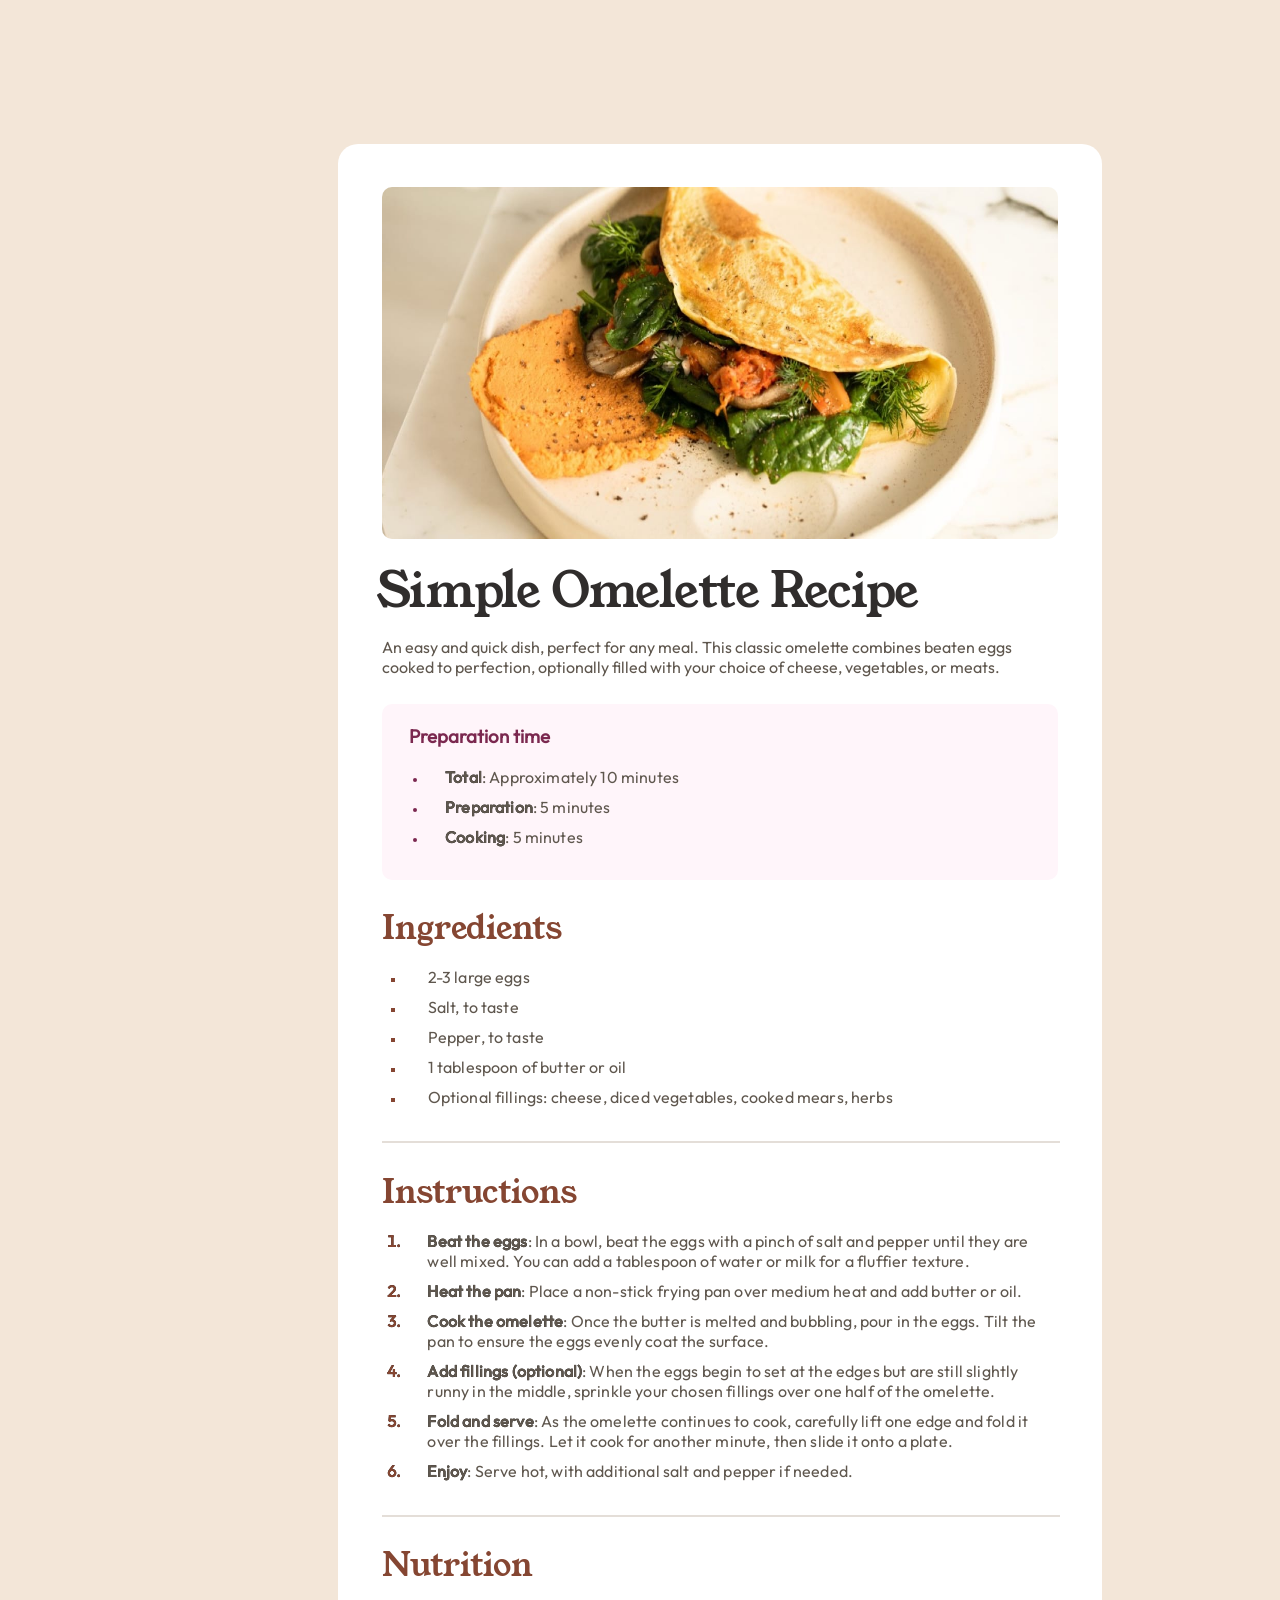
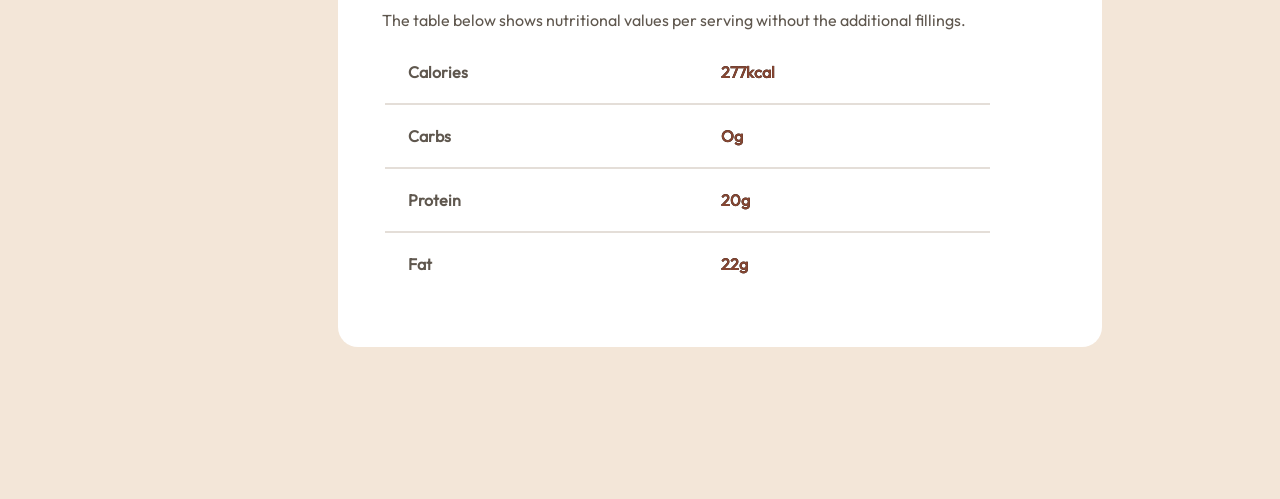
<file: 01. Newbie-Challenges/01. Recipe-Page-Main/index.html>
<!DOCTYPE html>
<html lang="en" dir="auto">
  <head>
    <meta charset="UTF-8" />
    <meta name="viewport" content="width=device-width, initial-scale=1.0" />
    <link rel="stylesheet" href="master.css" />
    <title>Recipe Page Main</title>
  </head>
  <body>
    <main>
      <img
        src="assets/images/image-omelette.jpeg"
        alt="omelette-img"
        width="100%";
        height="20%";
      />
      <div>
        <h1 class="main-head-h1">Simple Omelette Recipe</h1>
        <p class="h1-paragraph">
          An easy and quick dish, perfect for any meal. This classic omelette
          combines beaten eggs cooked to perfection, optionally filled with your
          choice of cheese, vegetables, or meats.
        </p>
      </div>
      <div class="preparation-time-div">
        <h3 class="preparation-time-head-h3">Preparation time</h3>
        <ul class="preparation-time-ulist">
          <li><span>Total</span>: Approximately 10 minutes</li>
          <li><span>Preparation</span>: 5 minutes</li>
          <li><span>Cooking</span>: 5 minutes</li>
        </ul>
      </div>
      <div class="ingredients-div">
        <h2 class="ingredients-head-h2">Ingredients</h2>
        <ul class="ingredients-ulist">
          <li>2-3 large eggs</li>
          <li>Salt, to taste</li>
          <li>Pepper, to taste</li>
          <li>1 tablespoon of butter or oil</li>
          <li>
            Optional fillings: cheese, diced vegetables, cooked mears, herbs
          </li>
        </ul>
      </div>
      <hr />
      <div class="instructions-div">
        <h2 class="instructions-head-h2">Instructions</h2>
        <ol class="instructions-olist">
          <li>
            <span>Beat the eggs</span>: In a bowl, beat the eggs with a pinch of
            salt and pepper until they are well mixed. You can add a tablespoon
            of water or milk for a fluffier texture.
          </li>
          <li>
            <span>Heat the pan</span>: Place a non-stick frying pan over medium
            heat and add butter or oil.
          </li>
          <li>
            <span>Cook the omelette</span>: Once the butter is melted and
            bubbling, pour in the eggs. Tilt the pan to ensure the eggs evenly
            coat the surface.
          </li>
          <li>
            <span>Add fillings (optional)</span>: When the eggs begin to set at
            the edges but are still slightly runny in the middle, sprinkle your
            chosen fillings over one half of the omelette.
          </li>
          <li>
            <span>Fold and serve</span>: As the omelette continues to cook,
            carefully lift one edge and fold it over the fillings. Let it cook
            for another minute, then slide it onto a plate.
          </li>
          <li>
            <span>Enjoy</span>: Serve hot, with additional salt and pepper if
            needed.
          </li>
        </ol>
      </div>
      <hr />
      <div class="nutrition-div">
        <h2 class="nutrition-head-h2">Nutrition</h2>
        <p class="nutrition-para1">
          The table below shows nutritional values per serving without the
          additional fillings.
        </p>
        <table width="90%">
          <tr>
            <td class="tr1-col1">Calories</td>
            <td class="tr1-col2">277kcal</td>
          </tr>
          <tr>
            <td colspan="2"><hr></td>
          </tr>
          <tr>
            <td class="tr2-col1">Carbs</td>
            <td class="tr2-col2">Og</td>
          </tr>
          <tr>
            <td colspan="2"><hr></td>
          </tr>
          <tr>
            <td class="tr3-col1">Protein</td>
            <td class="tr3-col2">20g</td>
          </tr>
          <tr>
            <td colspan="2"><hr></td>
          </tr>
          <tr>
            <td class="tr4-col1">Fat</td>
            <td class="tr4-col2">22g</td>
          </tr>
        </table>
      </div>
    </main>
  </body>
</html>
</file>
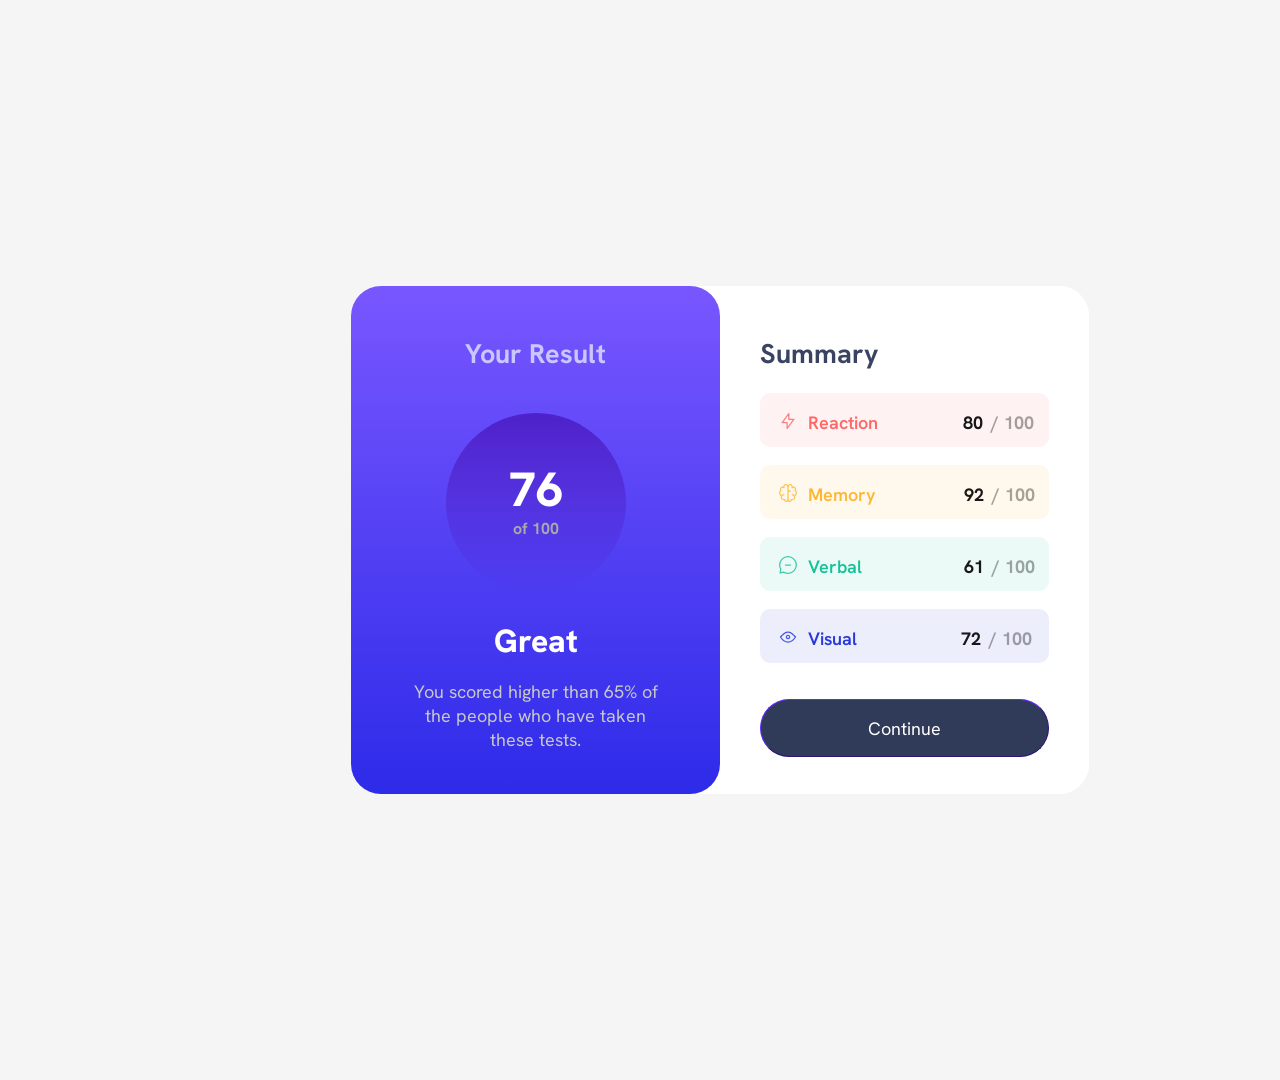
<file: 01. Newbie-Challenges/02. Results-Summary-Component-Main/index.html>
<!DOCTYPE html>
<html lang="en" dir="auto">
  <head>
    <meta charset="UTF-8" />
    <meta name="viewport" content="width=device-width, initial-scale=1.0" />
    <link rel="stylesheet" href="master.css" />
    <title>Results Summary Component Main</title>
  </head>
  <script>
    // Fetch the JSON file
    fetch("data.json")
      .then((Response) => Response.json())
      .then((data) => {
        // ----- RowOne  -----
        document.getElementById("category_1").textContent = `${data[0].category_1}`;
        document.getElementById("score_1").textContent = `${data[0].score_1}`;
        // Get the URL from the JSON data
        const iconOneURL = data[0].icon_1;
        // Create an img element
        const img1 = document.createElement("img");
        img1.src = iconOneURL;
        img1.alt = "IconOne";
        document.getElementById("icon_1").appendChild(img1);

        // ----- RowTwo  -----
        document.getElementById("category_2").textContent = `${data[1].category_2}`;
        document.getElementById("score_2").textContent = `${data[1].score_2}`;
        const iconTwoURL = data[1].icon_2;
        const img2 = document.createElement("img");
        img2.src = iconTwoURL;
        img2.alt = "IconTwo";
        document.getElementById("icon_2").appendChild(img2);

        // ----- RowThree  -----
        document.getElementById("category_3").textContent = `${data[2].category_3}`;
        document.getElementById("score_3").textContent = `${data[2].score_3}`;
        const iconThreeURL = data[2].icon_3;
        const img3 = document.createElement("img");
        img3.src = iconThreeURL;
        img3.alt = "IconThree";
        document.getElementById("icon_3").appendChild(img3);

        // ----- RowFour  -----
        document.getElementById("category_4").textContent = `${data[3].category_4}`;
        document.getElementById("score_4").textContent = `${data[3].score_4}`;
        const iconFourURL = data[3].icon_4;
        const img4 = document.createElement("img");
        img4.src = iconFourURL;
        img4.alt = iconFourURL;
        document.getElementById("icon_4").appendChild(img4);

        // ----- totalScore  -----
        document.getElementById("total_score").textContent = `${Math.round((data[0].score_1 + data[1].score_2 + data[2].score_3 + data[3].score_4)/4)}`;
      })
      .catch((error) => console.error(`Error Fetching JSON:`, error));
  </script>
  <body>
    <main>
      <section class="left-sec">
        <h2 class="result-head">Your Result</h2>
        <button class="total-score-button">
          <h1 id="total_score"></h1>
          <p>of 100</p>
        </button>
        <h1 class="great-head">Great</h1>
        <p>You scored higher than 65% of</p>
        <p>the people who have taken</p>
        <p>these tests.</p>
      </section>
      <section class="right-sec">
        <h2 class="summary">Summary</h2>
        <div class="container">
          <div class="rowOne">
            <div id="icon_1"></div> 
            <div id="category_1"></div>
            <div id="score_1"></div>
            <span class="span_1">/ 100</span>
          </div>
          <div class="rowTwo">
            <div id="icon_2"></div> 
            <div id="category_2"></div>
            <div id="score_2"></div>
            <span class="span_2">/ 100</span>
          </div>
          <div class="rowThree">
            <div id="icon_3"></div> 
            <div id="category_3"></div>
            <div id="score_3"></div>
            <span class="span_3">/ 100</span>
          </div>
          <div class="rowFour">
            <div id="icon_4"></div> 
            <div id="category_4"></div>
            <div id="score_4"></div>
            <span class="span_4">/ 100</span>
          </div>
        </div><br>
        <button class="continue-button">Continue</button>
      </section>
    </main>
  </body>
</html>
</file>
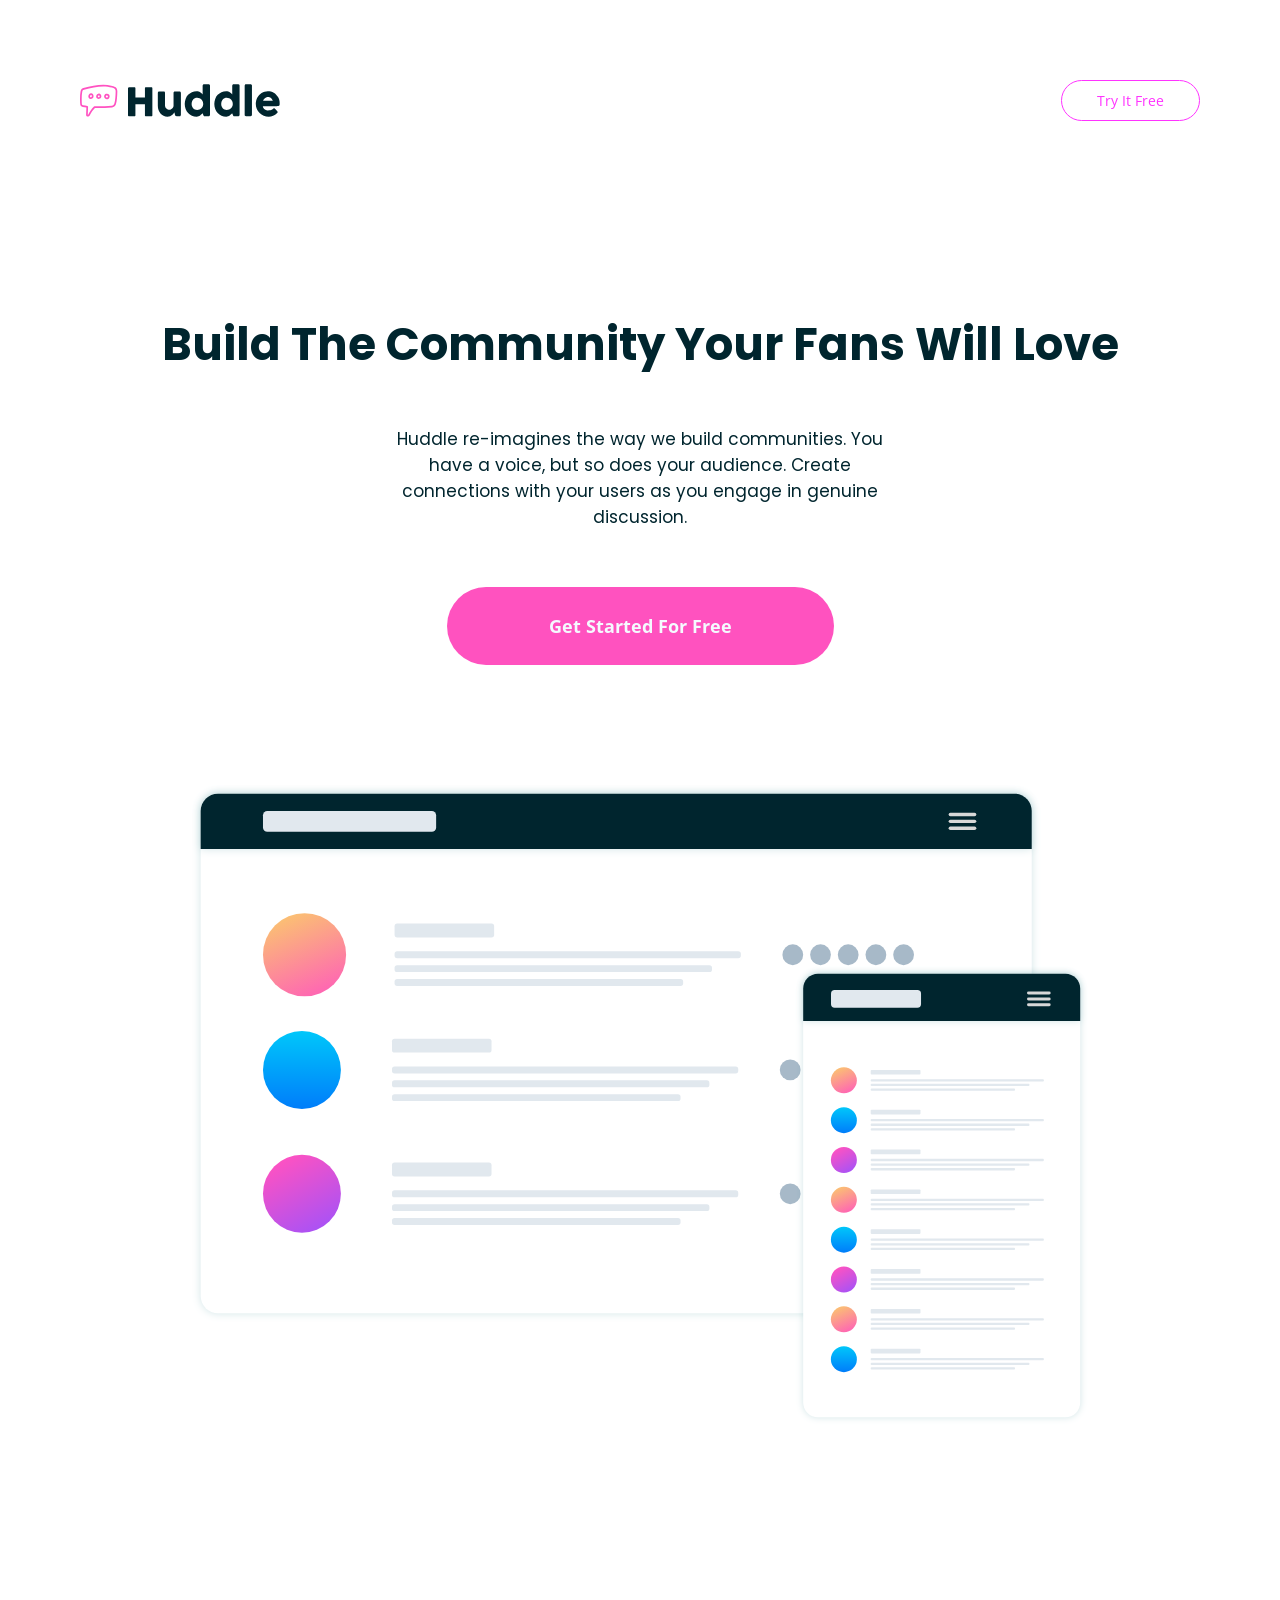
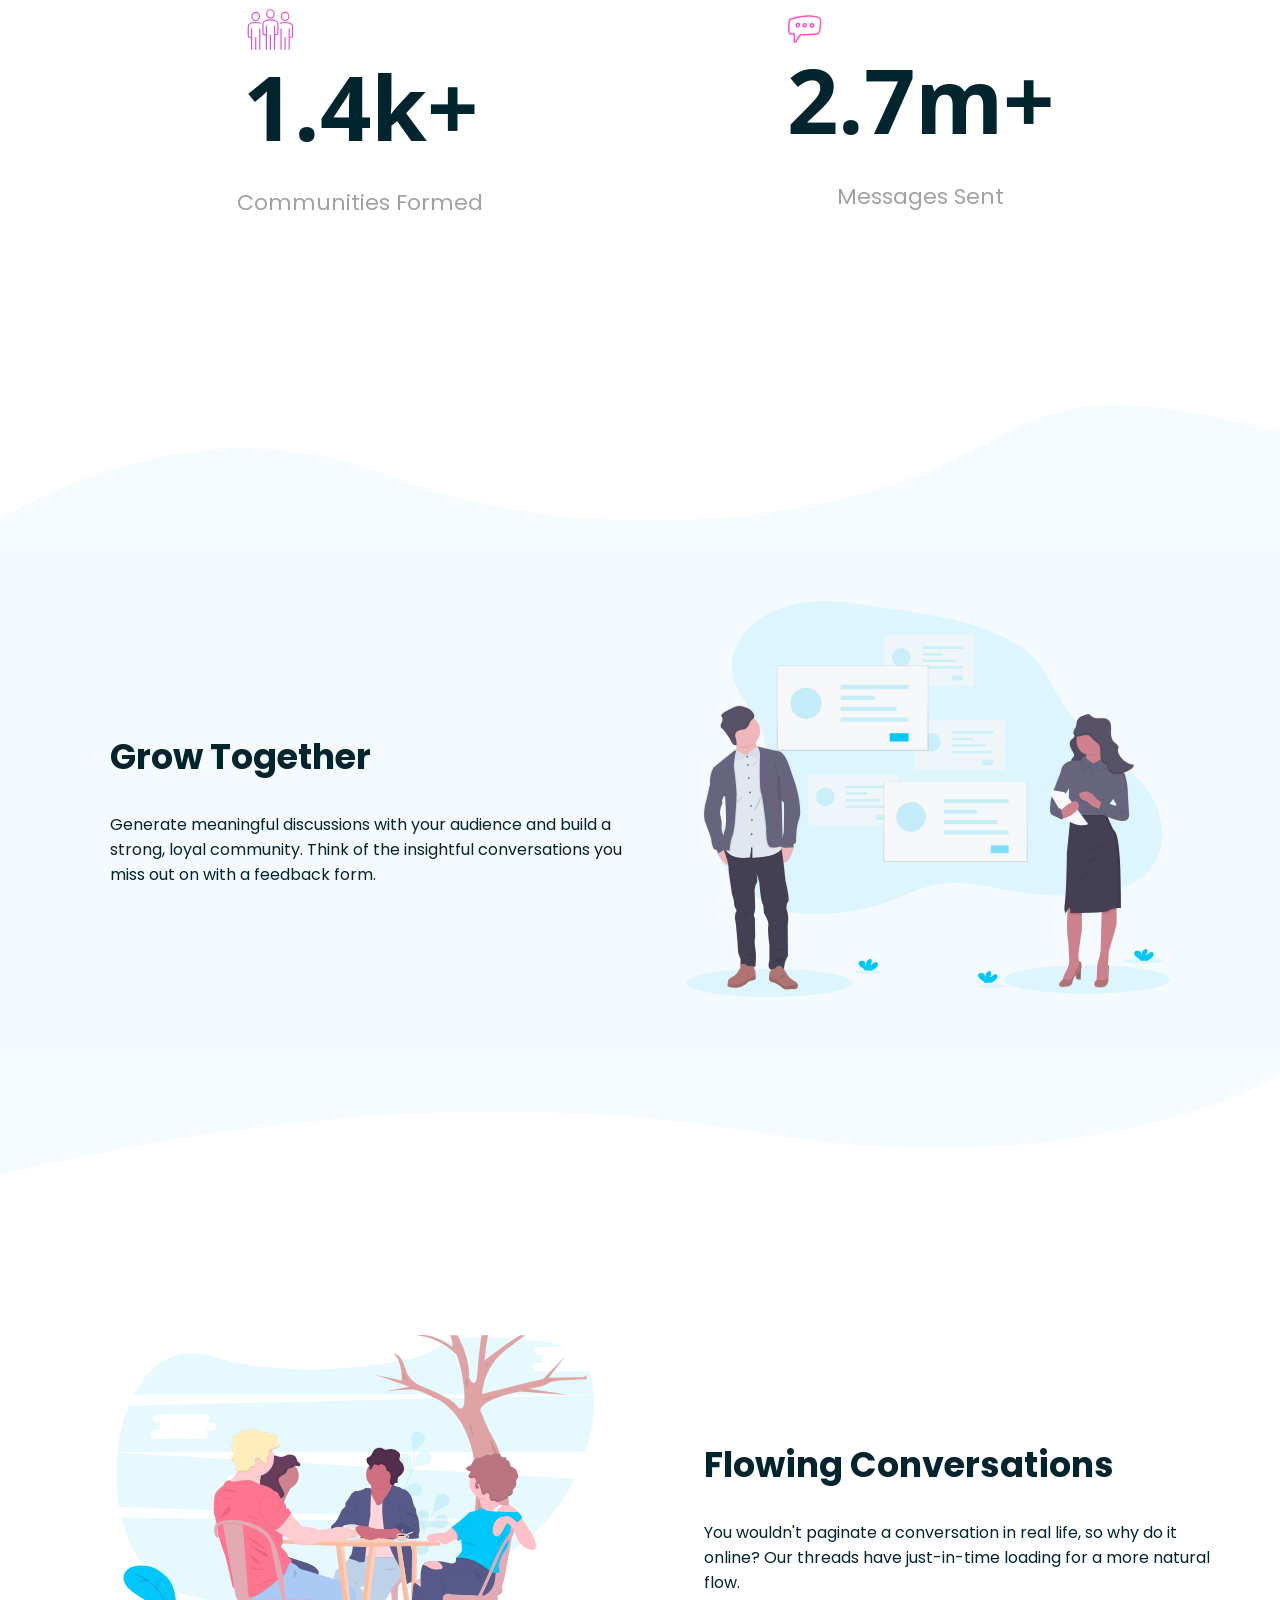
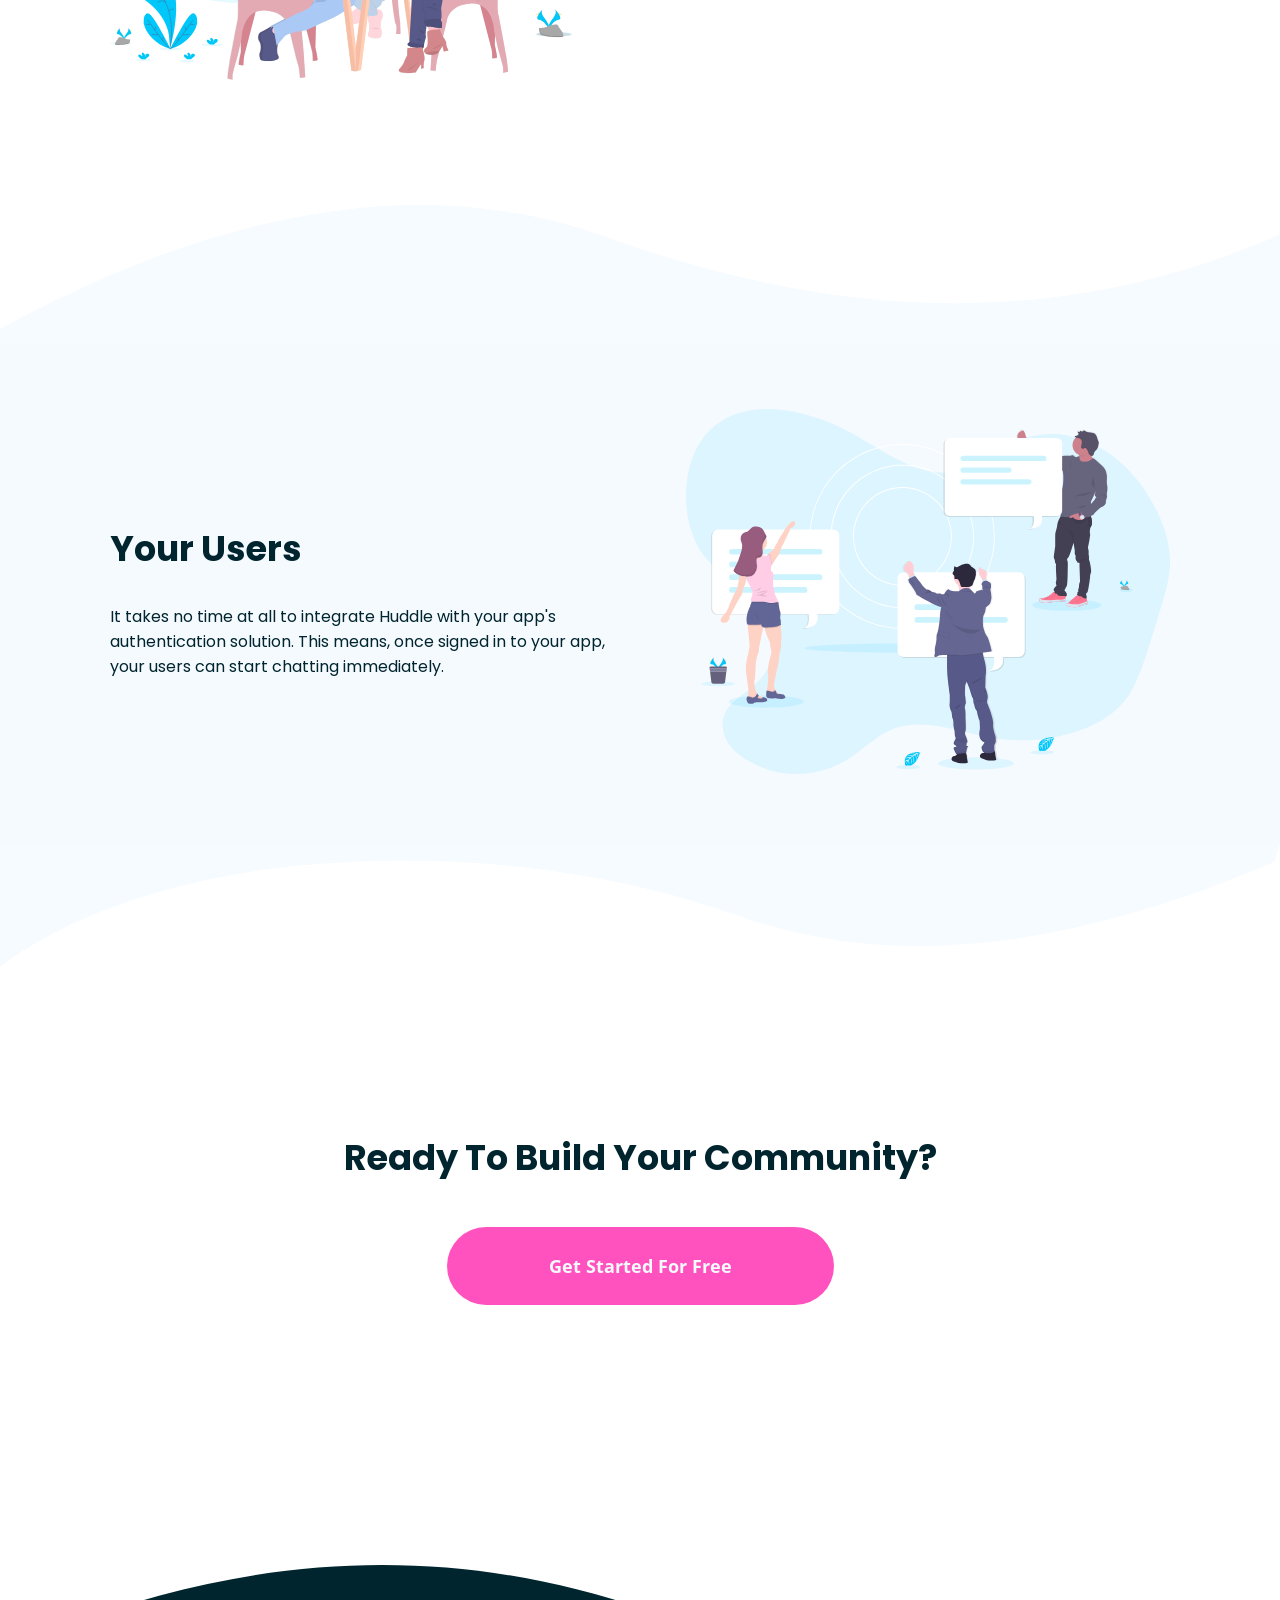
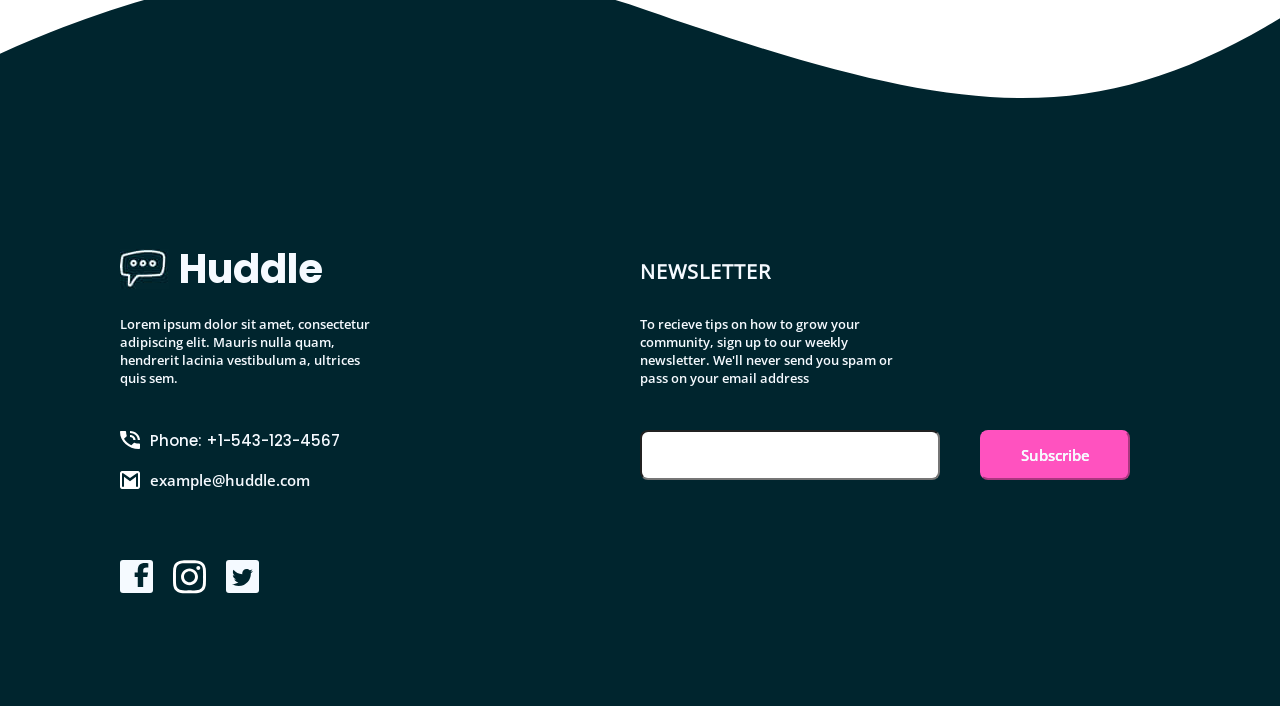
<file: 02. Junior-Projects/01. huddle-landing-page-with-curved-sections-master/index.html>
<!DOCTYPE html>
<html lang="en">
  <head>
    <meta charset="UTF-8" />
    <meta name="viewport" content="width=device-width, initial-scale=1.0" />
    <link rel="stylesheet" href="master.css" />
    <title>huddle-landing-page-with-curved-sections-master</title>
  </head>
  <body>
    <main>
      <nav>
        <div class="logo-div">
          <img src="images/logo.svg" alt="huddle-logo" class="huddle-logo" />
        </div>
        <div class="btn1-div">
          <a href="#" target="_blank">
            <button class="try-free-btn">Try It Free</button>
          </a>
        </div>
      </nav>
      <br /><br /><br /><br />
      <div class="build-community-div">
        <h1>Build The Community Your Fans Will Love</h1>
        <p>
          Huddle re-imagines the way we build communities. You have a voice, but
          so does your audience. Create connections with your users as you
          engage in genuine discussion.
        </p>
        <br /><br />
        <a href="#" target="_blank">
          <button class="get-started-btn1">get started for free</button>
        </a>
      </div>
      <br /><br /><br /><br /><br /><br />
      <div class="screen-mockups-div">
        <img
          src="images/screen-mockups.svg"
          alt="screen-mockups"
          class="screen-mockups"
        />
      </div>
      <br /><br /><br /><br /><br />
      <section class="community-info-section">
        <div class="communities-div">
          <img
            src="images/icon-communities.svg"
            alt="icon-communities"
            class="icon-communities"
          />
          <h1>1.4k+</h1>
          <br />
          <p>communities formed</p>
        </div>
        <div class="messages-div">
          <img
            src="images/icon-messages.svg"
            alt="icon-messages"
            class="icon-messages"
          />
          <h1>2.7m+</h1>
          <br />
          <p>messages sent</p>
        </div>
      </section>
      <section class="grow-together-section">
        <div class="top-section">
          <img
            src="images/bg-section-top-mobile-1.svg"
            alt="section-top-mobile-1-img"
            class="section-top-mobile-1-img"
          />
          <img
            src="images/bg-section-top-desktop-1.svg"
            alt="section-top-desktop-1-img"
            class="section-top-desktop-1-img"
          />
        </div>
        <div class="middle-section">
          <div class="left-div">
            <img
              src="images/illustration-grow-together.svg"
              alt="grow-together-img"
              class="grow-together-img"
            />
          </div>
          <div class="right-div">
            <h1>grow together</h1>
            <p>
              Generate meaningful discussions with your audience and build a
              strong, loyal community. Think of the insightful conversations you
              miss out on with a feedback form.
            </p>
          </div>
        </div>
        <div class="bottom-section">
          <img
            src="images/bg-section-bottom-mobile-1.svg"
            alt="section-bottom-mobile-1-img"
            class="section-bottom-mobile-1-img"
          />
          <img
            src="images/bg-section-bottom-desktop-1.svg"
            alt="section-bottom-desktop-1-img"
            class="section-bottom-desktop-1-img"
          />
        </div>
      </section>
      <br /><br /><br /><br />
      <section class="flowing-conversations-section">
        <div class="left-div">
          <img
            src="images/illustration-flowing-conversation.svg"
            alt="flowing-conversation-img"
            class="flowing-conversation-img"
          />
        </div>
        <div class="right-div">
          <h1>flowing conversations</h1>
          <p>
            You wouldn't paginate a conversation in real life, so why do it
            online? Our threads have just-in-time loading for a more natural
            flow.
          </p>
        </div>
      </section>
      <br /><br />
      <section class="your-users-section">
        <div class="top-section">
          <img
            src="images/bg-section-top-mobile-2.svg"
            alt="section-top-mobile-2-img"
            class="section-top-mobile-2-img"
          />
          <img
            src="images/bg-section-top-desktop-2.svg"
            alt="section-top-desktop-2-img"
            class="section-top-desktop-2-img"
          />
        </div>
        <div class="middle-section">
          <div class="left-div">
            <h1>your users</h1>
            <p>
              It takes no time at all to integrate Huddle with your app's
              authentication solution. This means, once signed in to your app,
              your users can start chatting immediately.
            </p>
          </div>
          <div class="right-div">
            <img
              src="images/illustration-your-users.svg"
              alt="your-users-img"
              class="your-users-img"
            />
          </div>
        </div>
        <div class="bottom-section">
          <img
            src="images/bg-section-bottom-mobile-2.svg"
            alt="section-bottom-mobile-2-img"
            class="section-bottom-mobile-2-img"
          />
          <img
            src="images/bg-section-bottom-desktop-2.svg"
            alt="section-bottom-desktop-2-img"
            class="section-bottom-desktop-2-img"
          />
        </div>
      </section>
      <br /><br /><br />
      <div class="ready-div">
        <h1>ready to build your community?</h1>
        <br />
        <a href="#" target="_blank">
          <button class="get-started-free-btn2">get started for free</button>
        </a>
      </div>
      <br /><br /><br /><br /><br /><br /><br /><br /><br /><br /><br /><br /><br />
      <section class="footer-section">
        <div class="top-section">
          <img
            src="images/bg-footer-top-mobile.svg"
            alt="footer-top-mobile-img"
            class="footer-top-mobile-img"
          />
          <img
            src="images/bg-footer-top-desktop.svg"
            alt="footer-top-desktop-img"
            class="footer-top-desktop-img"
          />
        </div>
        <div class="bottom-section">
          <div class="left-div">
            <h3>newsletter</h3>
            <p>
              To recieve tips on how to grow your community, sign up to our
              weekly newsletter. We'll never send you spam or pass on your email
              address
            </p>
            <br />
            <form>
              <div class="form-div">
                <input
                  type="email"
                  id="email"
                  name="email"
                  class="subscription-input"
                  placeholder=""
                  required
                />
                <span class="error-message">Check your email please</span>
                <button type="submit" for="email" class="subscribe-btn">
                  subscribe
                </button>
              </div>
            </form>
          </div>
          <div class="right-div">
            <div class="logo-div">
              <img src="images/msg_icon.png" alt="msg-icon" class="msg-icon" />
              <h1>huddle</h1>
            </div>
            <p>
              Lorem ipsum dolor sit amet, consectetur adipiscing elit. Mauris
              nulla quam, hendrerit lacinia vestibulum a, ultrices quis sem.
            </p>
            <br />
            <div class="phone-div">
              <img
                src="images/icon-phone.svg"
                alt="phone-icon"
                class="phone-icon"
              />
              <p>Phone: +1-543-123-4567</p>
            </div>
            <div class="email-div">
              <img
                src="images/icon-email.svg"
                alt="email-icon"
                class="email-icon"
              />
              <p>example@huddle.com</p>
            </div>
            <br /><br />
            <div class="social-logo">
              <div class="facebook-div">
                <a href="https://www.facebook.com" target="_blank">
                  <svg
                    xmlns="http://www.w3.org/2000/svg"
                    viewBox="0 0 320 512"
                    class="facebook-logo"
                  >
                    <!-- !Font Awesome Free 6.7.1 by @fontawesome - https://fontawesome.com License - https://fontawesome.com/license/free Copyright 2024 Fonticons, Inc. -->
                    <path
                      fill="#00252e"
                      d="M80 299.3V512H196V299.3h86.5l18-97.8H196V166.9c0-51.7 20.3-71.5 72.7-71.5c16.3 0 29.4 .4 37 1.2V7.9C291.4 4 256.4 0 236.2 0C129.3 0 80 50.5 80 159.4v42.1H14v97.8H80z"
                    />
                  </svg>
                </a>
              </div>
              <div class="instagram-div">
                <a href="https://www.instagram.com" target="_blank">
                  <svg
                    xmlns="http://www.w3.org/2000/svg"
                    viewBox="0 0 448 512"
                    class="instagram-logo"
                  >
                    <!-- !Font Awesome Free 6.7.1 by @fontawesome - https://fontawesome.com License - https://fontawesome.com/license/free Copyright 2024 Fonticons, Inc.-->
                    <path
                      fill="#ffffff"
                      d="M224.1 141c-63.6 0-114.9 51.3-114.9 114.9s51.3 114.9 114.9 114.9S339 319.5 339 255.9 287.7 141 224.1 141zm0 189.6c-41.1 0-74.7-33.5-74.7-74.7s33.5-74.7 74.7-74.7 74.7 33.5 74.7 74.7-33.6 74.7-74.7 74.7zm146.4-194.3c0 14.9-12 26.8-26.8 26.8-14.9 0-26.8-12-26.8-26.8s12-26.8 26.8-26.8 26.8 12 26.8 26.8zm76.1 27.2c-1.7-35.9-9.9-67.7-36.2-93.9-26.2-26.2-58-34.4-93.9-36.2-37-2.1-147.9-2.1-184.9 0-35.8 1.7-67.6 9.9-93.9 36.1s-34.4 58-36.2 93.9c-2.1 37-2.1 147.9 0 184.9 1.7 35.9 9.9 67.7 36.2 93.9s58 34.4 93.9 36.2c37 2.1 147.9 2.1 184.9 0 35.9-1.7 67.7-9.9 93.9-36.2 26.2-26.2 34.4-58 36.2-93.9 2.1-37 2.1-147.8 0-184.8zM398.8 388c-7.8 19.6-22.9 34.7-42.6 42.6-29.5 11.7-99.5 9-132.1 9s-102.7 2.6-132.1-9c-19.6-7.8-34.7-22.9-42.6-42.6-11.7-29.5-9-99.5-9-132.1s-2.6-102.7 9-132.1c7.8-19.6 22.9-34.7 42.6-42.6 29.5-11.7 99.5-9 132.1-9s102.7-2.6 132.1 9c19.6 7.8 34.7 22.9 42.6 42.6 11.7 29.5 9 99.5 9 132.1s2.7 102.7-9 132.1z"
                    />
                  </svg>
                </a>
              </div>
              <div class="twitter-div">
                <a href="https://www.twitter.com" target="_blank">
                  <svg
                    xmlns="http://www.w3.org/2000/svg"
                    viewBox="0 0 512 512"
                    class="twitter-logo"
                  >
                    <!--!Font Awesome Free 6.7.1 by @fontawesome - https://fontawesome.com License - https://fontawesome.com/license/free Copyright 2024 Fonticons, Inc.-->
                    <path
                      fill="#00252e"
                      d="M459.4 151.7c.3 4.5 .3 9.1 .3 13.6 0 138.7-105.6 298.6-298.6 298.6-59.5 0-114.7-17.2-161.1-47.1 8.4 1 16.6 1.3 25.3 1.3 49.1 0 94.2-16.6 130.3-44.8-46.1-1-84.8-31.2-98.1-72.8 6.5 1 13 1.6 19.8 1.6 9.4 0 18.8-1.3 27.6-3.6-48.1-9.7-84.1-52-84.1-103v-1.3c14 7.8 30.2 12.7 47.4 13.3-28.3-18.8-46.8-51-46.8-87.4 0-19.5 5.2-37.4 14.3-53 51.7 63.7 129.3 105.3 216.4 109.8-1.6-7.8-2.6-15.9-2.6-24 0-57.8 46.8-104.9 104.9-104.9 30.2 0 57.5 12.7 76.7 33.1 23.7-4.5 46.5-13.3 66.6-25.3-7.8 24.4-24.4 44.8-46.1 57.8 21.1-2.3 41.6-8.1 60.4-16.2-14.3 20.8-32.2 39.3-52.6 54.3z"
                    />
                  </svg>
                </a>
              </div>
            </div>
          </div>
        </div>
      </section>
    </main>
  </body>
</html>
</file>
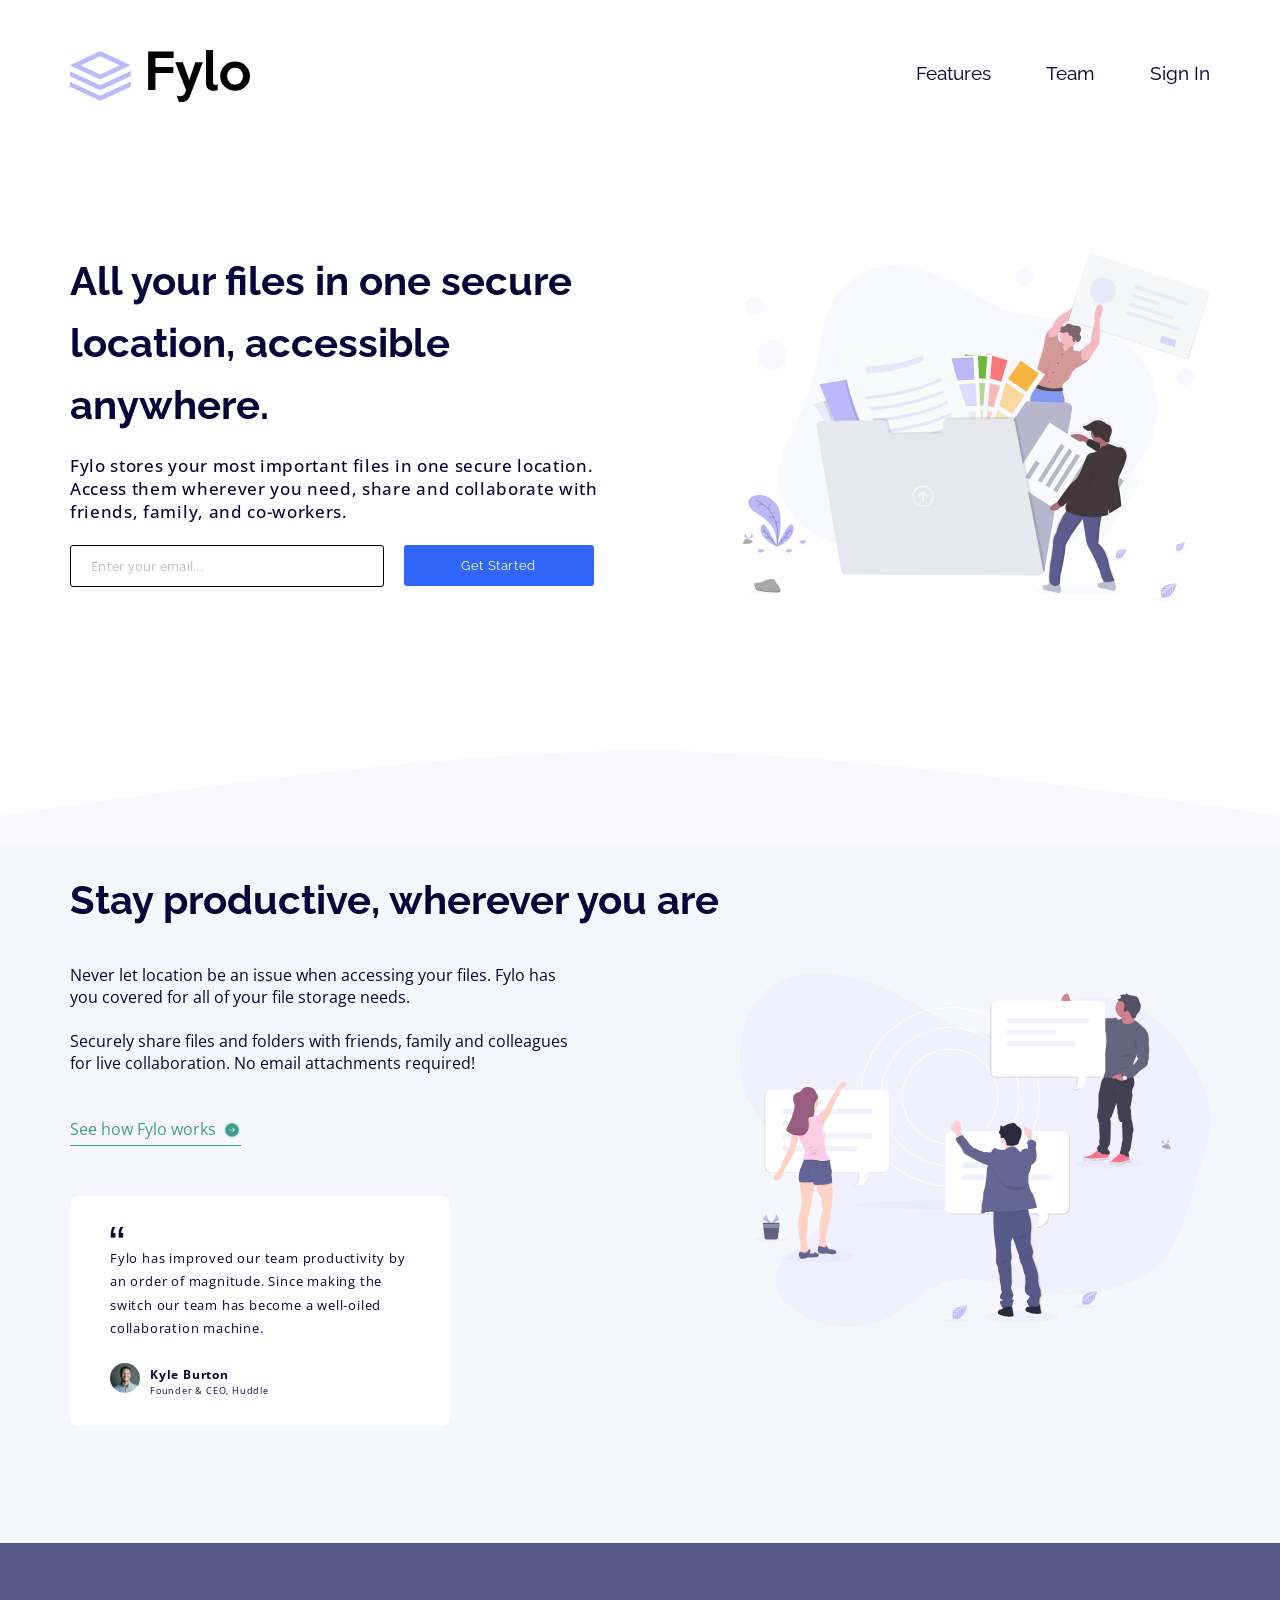
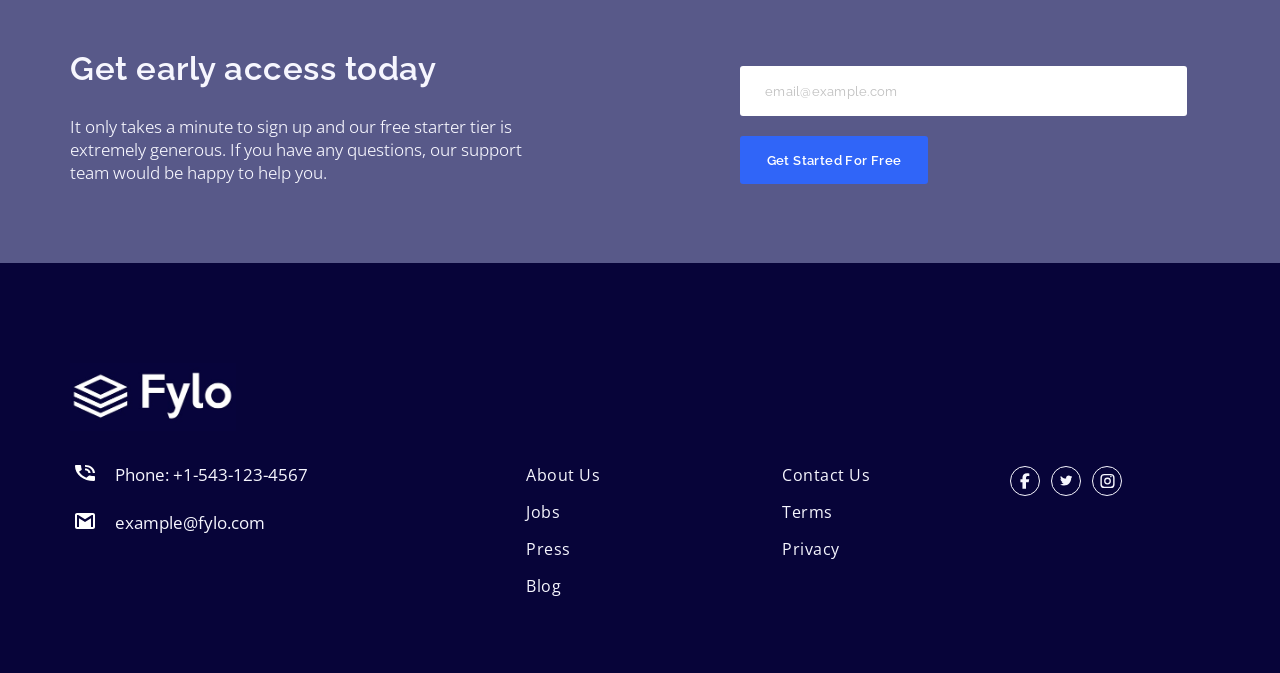
<file: 02. Junior-Projects/02. fylo-landing-page-with-two-column-layout-master/index.html>
<!DOCTYPE html>
<html lang="en" dir="auto">
  <head>
    <meta charset="UTF-8" />
    <meta name="viewport" content="width=device-width, initial-scale=1.0" />
    <link rel="stylesheet" href="master.css" />
    <title>fylo-landing-page-with-two-column-layout-master</title>
  </head>
  <body>
    <main>
      <nav>
        <img src="images/logo.svg" alt="head-logo" class="head-logo" />
        <ul>
          <li class="para1"><a href="#" target="_blank">features</a></li>
          <li class="para2"><a href="#" target="_blank">team</a></li>
          <li class="para3"><a href="#" target="_blank">sign in</a></li>
        </ul>
      </nav>
      <section class="sec1">
        <div class="img-div">
          <img src="images/illustration-1.svg" alt="sec1-img" />
        </div>
        <div class="txt-div">
          <h1>All your files in one secure location, accessible anywhere.</h1>
          <p>
            Fylo stores your most important files in one secure location. Access
            them wherever you need, share and collaborate with friends, family,
            and co-workers.
          </p>
          <form>
            <input
              type="email"
              id="email1"
              placeholder="Enter your email..."
              required
            />
            <span class="error-msg">Please check your email</span>
            <button type="submit">get started</button>
          </form>
        </div>
      </section>
      <section class="sec2">
        <div class="top-section">
          <img
            src="images/bg-curve-mobile.svg"
            alt="sec2-bg-mobile"
            class="sec2-bg-mobile"
          />
          <img
            src="images/bg-curve-desktop.svg"
            alt="sec2-bg-desktop"
            class="sec2-bg-desktop"
          />
        </div>
        <div class="bottom-section">
          <div class="img-div">
            <img
              src="images/illustration-2.svg"
              alt="sec2-img"
              class="sec2-img"
            />
          </div>
          <div class="txt-div">
            <h2>Stay productive, wherever you are</h2>
            <p>
              Never let location be an issue when accessing your files. Fylo has
              you covered for all of your file storage needs.
              <br /><br />
              Securely share files and folders with friends, family and
              colleagues for live collaboration. No email attachments required!
            </p>
            <br /><br />
            <div class="link-div">
              <a href="#" class="txt-link" target="_blank"
                >See how Fylo works</a
              >
              <a href="#">
                <img
                  src="images/icon-arrow.svg"
                  alt="icon-arrow"
                  class="icon-arrow"
                />
              </a>
            </div>
            <div class="quote-div">
              <img
                src="images/icon-quotes.svg"
                alt="icon-quote"
                class="icon-quote"
              />
              <br />
              <p>
                Fylo has improved our team productivity by an order of
                magnitude. Since making the switch our team has become a
                well-oiled collaboration machine.
              </p>
              <div class="avatar-div">
                <img
                  src="images/avatar-testimonial.jpg"
                  alt="avatar-img"
                  class="avatar-img"
                />
                <div class="info-div">
                  <p class="line1">Kyle Burton</p>
                  <p>Founder & <span>ceo</span>, Huddle</p>
                </div>
              </div>
            </div>
          </div>
        </div>
      </section>
      <section class="sec3">
        <div class="txt-div">
          <h2>Get early access today</h2>
          <p>
            It only takes a minute to sign up and our free starter tier is
            extremely generous. If you have any questions, our support team
            would be happy to help you.
          </p>
        </div>
        <div class="input-div">
          <form>
            <input
              type="email"
              id="email2"
              placeholder="email@example.com"
              required
            />
            <span class="error-msg">Please check your email</span>
            <button type="submit">get started for free</button>
          </form>
        </div>
      </section>
    </main>
    <footer>
      <img
        src="images/footer-logo-mobile.PNG"
        alt="footer-logo-mobile"
        class="footer-logo-mobile"
      />
      <div class="left-div">
        <div class="phone-div">
          <img
            src="images/icon-phone.svg"
            alt="icon-phone"
            class="icon-phone"
          />
          <p class="phone-para">Phone: +1-543-123-4567</p>
        </div>
        <div class="email-div">
          <img
            src="images/icon-email.svg"
            alt="icon-email"
            class="icon-email"
          />
          <p class="email-para">example@fylo.com</p>
        </div>
      </div>
      <div class="final-footer-div">
        <ul class="div1">
          <li><a href="#" target="_blank">about us</a></li>
          <li><a href="#" target="_blank">jobs</a></li>
          <li><a href="#" target="_blank">press</a></li>
          <li><a href="#" target="_blank">blog</a></li>
        </ul>
        <ul class="div2">
          <li class="contact-us-para">
            <a href="#" target="_blank">contact us</a>
          </li>
          <li><a href="#" target="_blank">terms</a></li>
          <li class="privacy-para"><a href="#" target="_blank">privacy</a></li>
        </ul>
        <div class="footer-logo">
          <div class="facebook-div" id="facebook-button">
            <svg xmlns="https://www.w3.org/2000/svg" viewBox="0 0 320 512">
              <path
                fill="hsl(240, 75%, 98%)"
                d="M80 299.3V512H196V299.3h86.5l18-97.8H196V166.9c0-51.7 20.3-71.5 72.7-71.5c16.3 0 29.4 .4 37 1.2V7.9C291.4 4 256.4 0 236.2 0C129.3 0 80 50.5 80 159.4v42.1H14v97.8H80z"
              />
            </svg>
          </div>
          <div class="twitter-div" id="twitter-button">
            <svg xmlns="https://www.w3.org/2000/svg" viewBox="0 0 512 512">
              <path
                d="M459.4 151.7c.3 4.5 .3 9.1 .3 13.6 0 138.7-105.6 298.6-298.6 298.6-59.5 0-114.7-17.2-161.1-47.1 8.4 1 16.6 1.3 25.3 1.3 49.1 0 94.2-16.6 130.3-44.8-46.1-1-84.8-31.2-98.1-72.8 6.5 1 13 1.6 19.8 1.6 9.4 0 18.8-1.3 27.6-3.6-48.1-9.7-84.1-52-84.1-103v-1.3c14 7.8 30.2 12.7 47.4 13.3-28.3-18.8-46.8-51-46.8-87.4 0-19.5 5.2-37.4 14.3-53 51.7 63.7 129.3 105.3 216.4 109.8-1.6-7.8-2.6-15.9-2.6-24 0-57.8 46.8-104.9 104.9-104.9 30.2 0 57.5 12.7 76.7 33.1 23.7-4.5 46.5-13.3 66.6-25.3-7.8 24.4-24.4 44.8-46.1 57.8 21.1-2.3 41.6-8.1 60.4-16.2-14.3 20.8-32.2 39.3-52.6 54.3z"
                fill="hsl(240, 75%, 98%)"
              />
            </svg>
          </div>
          <div class="instagram-div" id="instagram-button">
            <svg
              xmlns="https://www.w3.org/2000/svg"
              viewBox="0 0 24 24"
              fill="none"
            >
              <path
                d="M7.5 2h9a5.5 5.5 0 0 1 5.5 5.5v9A5.5 5.5 0 0 1 16.5 22h-9A5.5 5.5 0 0 1 2 16.5v-9A5.5 5.5 0 0 1 7.5 2zm0 2A3.5 3.5 0 0 0 4 7.5v9A3.5 3.5 0 0 0 7.5 20h9a3.5 3.5 0 0 0 3.5-3.5v-9A3.5 3.5 0 0 0 16.5 4h-9zM12 7.2a4.8 4.8 0 1 1 0 9.6 4.8 4.8 0 0 1 0-9.6zm0 7.8a3 3 0 1 0 0-6 3 3 0 0 0 0 6zm4.8-8.1a1.1 1.1 0 1 1 0-2.2 1.1 1.1 0 0 1 0 2.2z"
                fill="hsl(240, 75%, 98%)"
              />
            </svg>
          </div>
        </div>
      </div>
    </footer>
    <script>
      document
        .getElementById("facebook-button")
        .addEventListener("click", function () {
          window.open("https://www.facebook.com", "_blank");
        });
      document
        .getElementById("twitter-button")
        .addEventListener("click", function () {
          window.open("https://www.twitter.com", "_blank");
        });
      document
        .getElementById("instagram-button")
        .addEventListener("click", function () {
          window.open("https://www.instagram.com", "_blank");
        });
    </script>
  </body>
</html>
</file>
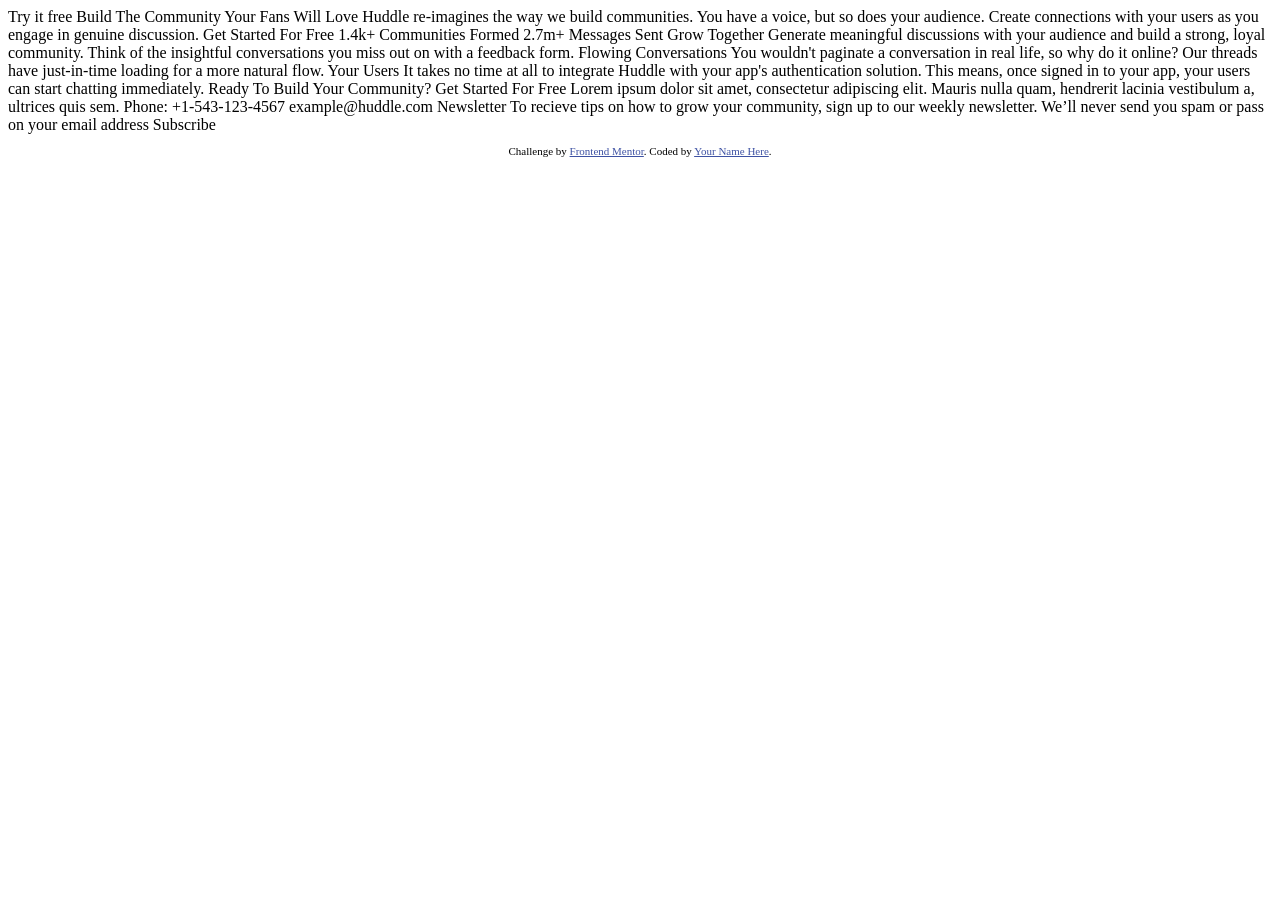
<file: 02. Junior-Projects/01. huddle-landing-page-with-curved-sections-master/design/index.html>
<!DOCTYPE html>
<html lang="en">
<head>
  <meta charset="UTF-8">
  <meta name="viewport" content="width=device-width, initial-scale=1.0"> <!-- displays site properly based on user's device -->

  <link rel="icon" type="image/png" sizes="32x32" href="./images/favicon-32x32.png">
  
  <title>Frontend Mentor | Huddle landing page with curved sections</title>

  <!-- Feel free to remove these styles or customise in your own stylesheet 👍 -->
  <style>
    .attribution { font-size: 11px; text-align: center; }
    .attribution a { color: hsl(228, 45%, 44%); }
  </style>
</head>
<body>
  Try it free

  Build The Community Your Fans Will Love

  Huddle re-imagines the way we build communities. You have a voice, but so does 
  your audience. Create connections with your users as you engage in genuine discussion. 

  Get Started For Free

  1.4k+
  Communities Formed

  2.7m+
  Messages Sent

  Grow Together
  Generate meaningful discussions with your audience and build a strong, loyal community. 
  Think of the insightful conversations you miss out on with a feedback form. 

  Flowing Conversations
  You wouldn't paginate a conversation in real life, so why do it online? Our threads have 
  just-in-time loading for a more natural flow.

  Your Users
  It takes no time at all to integrate Huddle with your app's authentication solution. This means, 
  once signed in to your app, your users can start chatting immediately.

  Ready To Build Your Community?
  Get Started For Free

  Lorem ipsum dolor sit amet, consectetur adipiscing elit. Mauris nulla quam, hendrerit lacinia 
  vestibulum a, ultrices quis sem.
  
  Phone: +1-543-123-4567
  example@huddle.com

  Newsletter
  To recieve tips on how to grow your community, sign up to our weekly newsletter. We’ll never 
  send you spam or pass on your email address

  Subscribe

  <footer>
    <p class="attribution">
      Challenge by <a href="https://www.frontendmentor.io?ref=challenge" target="_blank">Frontend Mentor</a>. 
      Coded by <a href="#">Your Name Here</a>.
    </p>
  </footer>
</body>
</html>
</file>
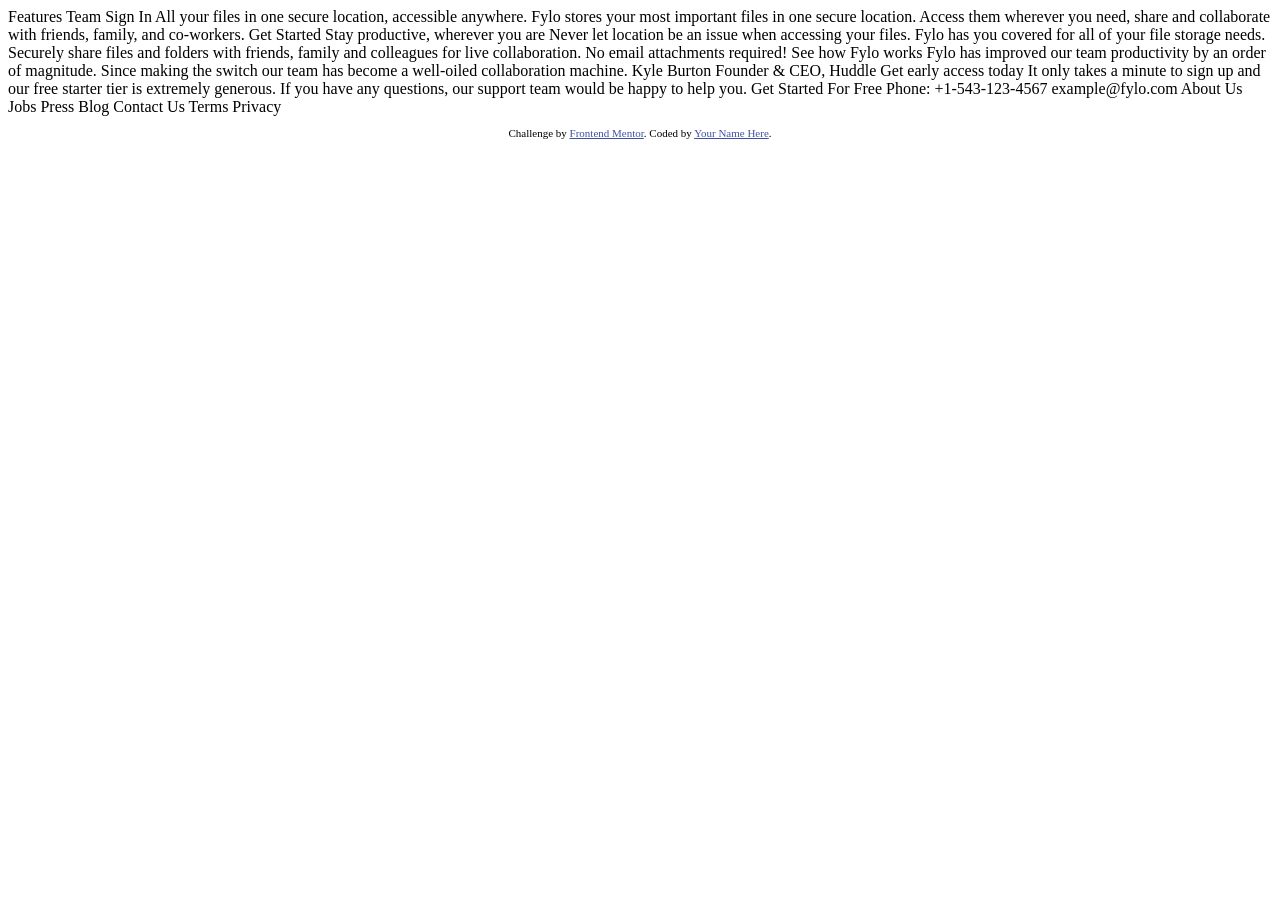
<file: 02. Junior-Projects/02. fylo-landing-page-with-two-column-layout-master/design/index.html>
<!DOCTYPE html>
<html lang="en">
<head>
  <meta charset="UTF-8">
  <meta name="viewport" content="width=device-width, initial-scale=1.0"> <!-- displays site properly based on user's device -->

  <link rel="icon" type="image/png" sizes="32x32" href="./images/favicon-32x32.png">
  
  <title>Frontend Mentor | Fylo landing page with two column layout</title>

  <!-- Feel free to remove these styles or customise in your own stylesheet 👍 -->
  <style>
    .attribution { font-size: 11px; text-align: center; }
    .attribution a { color: hsl(228, 45%, 44%); }
  </style>
</head>
<body>

  Features
  Team
  Sign In

  All your files in one secure location, accessible anywhere.

  Fylo stores your most important files in one secure location. 
  Access them wherever you need, share and collaborate with friends, 
  family, and co-workers.

  Get Started

  Stay productive, wherever you are

  Never let location be an issue when accessing your files. Fylo has you 
  covered for all of your file storage needs.

  Securely share files and folders with friends, family and colleagues for 
  live collaboration. No email attachments required!

  See how Fylo works

  Fylo has improved our team productivity by an order of magnitude. Since 
  making the switch our team has become a well-oiled collaboration machine.

  Kyle Burton
  Founder & CEO, Huddle

  Get early access today

  It only takes a minute to sign up and our free starter tier is extremely generous. 
  If you have any questions, our support team would be happy to help you.

  Get Started For Free

  Phone: +1-543-123-4567
  example@fylo.com

  About Us
  Jobs
  Press
  Blog

  Contact Us
  Terms
  Privacy

  <footer>
    <p class="attribution">
      Challenge by <a href="https://www.frontendmentor.io?ref=challenge" target="_blank">Frontend Mentor</a>. 
      Coded by <a href="#">Your Name Here</a>.
    </p>
  </footer>
</body>
</html>
</file>
<file: 01. Newbie-Challenges/01. Recipe-Page-Main/master.css>
@font-face {
  font-family: outfit;
  src: url("assets/fonts/outfit/static/Outfit-Regular.ttf");
}
@font-face {
  font-family: young-serif;
  src: url("assets/fonts/young-serif/YoungSerif-Regular.ttf");
}
body {
  margin: 0;
  padding: 0;
  width: 1440px;
  height: 1955px;
  font-size: 16px;
  overflow: auto;
  background-color: hsl(30, 54%, 90%);
}
main {
  height: 90%;
  width: 47%;
  margin-left: auto;
  margin-right: auto;
  margin-top: 10%;
  border-radius: 20px;
  padding: 3%;
  padding-bottom: 0;
  font-family: "outfit";
  font-weight: 400;
  color: hsl(30, 10%, 34%);
  background-color: hsl(0, 0%, 100%);
}
img {
  border-radius: 10px;
}
.main-head-h1 {
  font-family: "young-serif";
  font-size: xxx-large;
  font-weight: 100;
  margin-left: -6px;
  margin-top: 2%;
  letter-spacing: -0.08rem;
  word-spacing: 0.02rem;
  color: hsl(24, 5%, 18%);
}
.h1-paragraph {
  margin-top: -20px;
}
.preparation-time-div {
  width: 100%;
  height: 10%;
  border-radius: 10px;
  margin-top: 4%;
  background-color: hsl(330, 100%, 98%);
}
.preparation-time-head-h3 {
  padding-top: 3%;
  margin-left: 4%;
  font-weight: 700;
  color: hsl(332, 51%, 32%);
}
.preparation-time-ulist {
  margin-left: -1.2%;
  list-style-position: inside;
  /* color: hsl(30, 10%, 34%); */
}
.preparation-time-ulist span,
.instructions-olist ::marker,
.instructions-olist span {
  font-weight: bold;
  text-shadow: 0.01px 0 #000;
}
.preparation-time-ulist span {
  padding-left: 2.5%;
}
.preparation-time-ulist li,
.ingredients-ulist li,
.instructions-olist li {
  margin-bottom: 10px;
  letter-spacing: 0.01rem;
}
.preparation-time-ulist {
  list-style-type: disc;
}
.preparation-time-ulist ::marker {
  font-size: 10.5px;
  color: hsl(332, 51%, 32%);
}
.preparation-time-ulist span,
.instructions-olist span {
  color: hsl(30, 10%, 34%);
}
.ingredients-head-h2,
.instructions-head-h2,
.nutrition-head-h2 {
  font-family: "young-serif";
  font-weight: 400;
  font-size: xx-large;
  color: hsl(14, 45%, 36%);
}
.ingredients-head-h2,
.instructions-head-h2 {
  margin-bottom: 3px;
}
.ingredients-ulist {
  margin-left: -2.5%;
  list-style-type: square;
}
.ingredients-ulist,
.instructions-olist {
  list-style-position: outside;
}
.ingredients-ulist ::marker {
  font-size: 10.5px;
  color: hsl(14, 45%, 36%);
}
.ingredients-ulist li,
.instructions-olist li {
  padding-left: 3.5%;
}
.ingredients-div,
.instructions-div {
  margin-bottom: 5%;
}
hr {
  width: 100%;
  border: 0.1px solid hsl(30, 18%, 87%);
}
.instructions-olist {
  margin-left: -17px;
}
.instructions-olist ::marker {
  color: hsl(14, 45%, 36%);
}
.nutrition-para1 {
  margin-top: -5px;
  margin-bottom: 25px;
}
.tr1-col2,
.tr2-col2,
.tr3-col2,
.tr4-col2 {
  font-weight: bold;
  text-shadow: 0.1px 0px #000;
  color: hsl(14, 45%, 36%);
  padding-left: 3%;
}
.tr1-col1,
.tr2-col1,
.tr3-col1,
.tr4-col1 {
  padding-left: 4%;
}
table tr {
  height: 30px;
  font-weight: 700;
}
</file>
<file: 01. Newbie-Challenges/02. Results-Summary-Component-Main/master.css>
@font-face {
    font-family: 'HankenGrotesk';
    src: url('assets/fonts/HankenGrotesk-VariableFont_wght.ttf');
}
@font-face {
    font-family: 'HankenGrotesk-ExtraBold';
    src: url('assets/fonts/static/HankenGrotesk-ExtraBold.ttf')
}
@font-face {
    font-family: 'HankenGrotesk-Bold';
    src: url('assets/fonts/static/HankenGrotesk-Bold.ttf');
}
body {
    margin: 0;
    padding: 0;
    font-size: 18px;
    background-color: #F5F5F5;
}
main {
    height: 508px;
    width: calc(2 * 368.625px);
    margin: 286px 351.375px;
    border-top-left-radius: 30px;
    border-radius: 30px;
    background-color: white;
}
.left-sec,
.right-sec {
    height: inherit;
    width: 368.625px;
    float: left;
}
.left-sec {
    border-radius: 30px;
    background: linear-gradient(
        to top,
        hsl(241, 81%, 54%),
        hsl(252, 100%, 67%)
    )
}
.right-sec {
    background-color: white;
    border-top-right-radius: 30px;
    border-bottom-right-radius: 30px;
}
.left-sec .result-head {
    font-family: 'HankenGrotesk';
    margin-top: 50px;
    font-weight: 700;
    text-align: center;
    color: hsl(241, 100%, 89%);
}
.left-sec .total-score-button {
    padding: 0;
    margin-top: 20px;
    margin-left: 94.3125px;
    margin-right: 94.3125px;
    width: 180px;
    height: 180px;
    text-align: center;
    border: transparent;
    border-radius: 50%;
    background: linear-gradient(
        to bottom,
        hsla(256, 72%, 46%, 1),
        hsla(241, 72%, 46%, 0)
    ) 
}
.left-sec button h1 {
    margin-top: -1px;
    font-family: 'HankenGrotesk-ExtraBold';
    font-size: xxx-large;
    color: hsl(0, 0%, 100%);
}
.left-sec button p {
    margin-top: -35px;
    font-size: medium;
    font-weight: 700;
    color: #AAA;
}
.left-sec .great-head {
    font-family: 'HankenGrotesk-ExtraBold';
    text-align: center;
    font-size: xx-large;
    font-weight: 900;
    color: hsl(0, 0%, 100%);
}
.left-sec p {
    text-align: center;
    font-family: 'HankenGrotesk';
    color: rgb(200,200,200);
    line-height: 35%;
}
.right-sec .summary {
    font-family: 'HankenGrotesk';
    margin-top: 50px;
    margin-left: 40px;
    opacity: 95%;
    color: hsl(224, 30%, 27%);
}
.container 
.rowOne,
.rowTwo,
.rowThree,
.rowFour {
    font-family: 'HankenGrotesk';
    padding: 18px;
    margin: 18px 40px 0;
    padding-right: 0;
    height: 18px;
    border-radius: 10px;
}
.rowOne {
    background-color: hsl(0, 100%, 67%, 8%);
}
.rowTwo {
    background-color: hsl(39, 100%, 56%, 8%);
}
.rowThree {
    background-color: hsl(166, 100%, 37%, 8%);
}
.rowFour {
    background-color: hsl(234, 85%, 45%, 8%);
}
#category_1 {
    color: hsl(0, 100%, 67%);
}
#category_2 {
    color: hsl(39, 100%, 56%);
}
#category_3 {
    color: hsl(166, 100%, 37%);
}
#category_4 {
    color: hsl(234, 85%, 45%);
}
#icon_1,
#icon_2,
#icon_3,
#icon_4 {
    opacity: 75%;
}
#category_1,
#category_2,
#category_3,
#category_4 {
    opacity: 90%;
    font-weight: 600;
    margin-left: 10px;
}
#score_1,
#score_2,
#score_3,
#score_4 {
    opacity: 90%;
    font-weight: 700;
}
#score_1 {
    margin-left: 85px;
}
#score_2 {
    margin-left: 88px;
}
#score_3 {
    margin-left: 102px;
}
#score_4 {
    margin-left: 104px;
}
.span_1,
.span_2,
.span_3,
.span_4 {
    margin-left: 8px;
    font-weight: 700;
    opacity: 35%;
}
.rowOne #icon_1, #category_1, #score_1, .span_1,
.rowTwo #icon_2, #category_2, #score_2, .span_2,
.rowThree #icon_3, #category_3, #score_3, .span_3,
.rowFour #icon_4, #category_4, #score_4, .span_4
{
    float: left;
}
.right-sec .continue-button {
    font-family: 'HankenGrotesk';
    font-size: large;
    height: 58px;
    width: 288.625px;
    margin: 15px 40px;
    border-radius: 30px;
    border-width: 1px;
    border-color: hsla(256, 72%, 46%, 1); 
    cursor: pointer;
    color: white;
    background-color: hsl(224, 30%, 27%);
}


.right-sec .continue-button:hover {
    background: linear-gradient(
        hsl(252, 100%, 67%),
        hsl(241, 81%, 54%)
    )
}
</file>
<file: 02. Junior-Projects/01. huddle-landing-page-with-curved-sections-master/master.css>
@font-face {
  font-family: "OpenSans-VariableFont";
  src: url("fonts/Open_Sans/OpenSans-VariableFont_wdth\,wght.ttf");
}
@font-face {
  font-family: "OpenSans-Bold";
  src: url("fonts/Open_Sans/static/OpenSans-Bold.ttf");
}
@font-face {
  font-family: "Open_Sans";
  src: url("fonts/Open_Sans/OpenSans-VariableFont_wdth\,wght.ttf");
}
@font-face {
  font-family: "OpenSans-Regular";
  src: url("fonts/Open_Sans/static/OpenSans-Regular.ttf");
}
@font-face {
  font-family: "Poppins-Bold";
  src: url("fonts/Poppins/Poppins-Bold.ttf");
}
@font-face {
  font-family: "Poppins-Medium";
  src: url("fonts/Poppins/Poppins-Medium.ttf");
}
@font-face {
  font-family: "Poppins-Regular";
  src: url("fonts/Poppins/Poppins-Regular.ttf");
}
body {
  margin: 0;
  padding: 0;
  overflow: auto;
}
main {
  margin: 0;
  padding: 0;
  background-color: #fff;
  width: calc(min(80rem, 100%));
}
* {
  -webkit-box-sizing: border-box;
  -moz-box-sizing: border-box;
  -ms-box-sizing: border-box;
  -o-box-sizing: border-box;
  box-sizing: border-box;
}
nav {
  display: flex;
  flex-direction: row;
  flex-wrap: wrap;
  justify-content: space-between;
  align-items: center;
}
nav .logo-div {
  display: flex;
  flex-direction: column;
  justify-content: center;
}
nav .btn1-div .try-free-btn {
  font-weight: 400;
  font-family: "Open_Sans";
  border: 0.01em solid hsl(300, 100%, 60%);
  border-radius: 25px;
  color: hsl(300, 100%, 60%);
  background: transparent;
}
nav .btn1-div .try-free-btn:hover {
  cursor: pointer;
  color: hsl(321, 69%, 85%);
  border-color: hsl(321, 69%, 85%);
}
.build-community-div,
.ready-div {
  display: flex;
  flex-direction: column;
  text-align: center;
  align-items: center;
  width: 100%;
}
.build-community-div h1,
.ready-div h1 {
  font-weight: 700;
  font-family: "Poppins-Bold";
  color: hsl(192, 100%, 9%);
  text-transform: capitalize;
}
.build-community-div p {
  font-family: "Poppins-Regular";
  color: hsl(192, 100%, 9%);
}
.build-community-div .get-started-btn1,
.ready-div .get-started-free-btn2 {
  font-family: "OpenSans-Bold";
  text-transform: capitalize;
  border-color: transparent;
  border-radius: 40px;
  color: hsl(207, 100%, 98%);
  background-color: hsl(322, 100%, 66%);
}
.build-community-div .get-started-btn1:hover,
.ready-div .get-started-free-btn2:hover {
  cursor: pointer;
  background: radial-gradient(hsl(322, 100%, 66%), hsl(321, 100%, 78%));
}
.screen-mockups-div {
  display: flex;
  width: 100%;
  justify-content: center;
}
.screen-mockups-div .screen-mockups {
  width: 100%;
}
.community-info-section {
  display: flex;
  margin: auto;
  width: 100%;
  height: 400px;
  align-items: center;
}
.community-info-section .communities-div,
.messages-div {
  display: flex;
  justify-content: center;
  align-items: center;
}
.community-info-section .communities-div h1,
.messages-div h1 {
  height: 0;
  color: hsl(192, 100%, 9%);
  font-family: "OpenSans-VariableFont";
}
.community-info-section p {
  font-weight: 400;
  text-transform: capitalize;
  color: rgb(162, 162, 162);
  font-family: "Poppins-Regular";
}
.grow-together-section,
.flowing-conversations-section,
.your-users-section,
.footer-section {
  display: flex;
  margin: auto;
  width: 100%;
}
.grow-together-section .middle-section,
.your-users-section .middle-section {
  display: flex;
  background-color: hsl(207, 100%, 98%);
}
.grow-together-section .middle-section h1,
.flowing-conversations-section .right-div h1,
.your-users-section .middle-section h1 {
  font-weight: 700;
  font-family: "Poppins-Bold";
  text-transform: capitalize;
  color: hsl(192, 100%, 9%);
}
.grow-together-section .middle-section p,
.flowing-conversations-section .right-div p,
.your-users-section .middle-section p {
  font-weight: 400;
  font-family: "Poppins-Regular";
  color: hsl(192, 100%, 9%);
  display: flex;
  flex-direction: row;
  flex-wrap: wrap;
}
.footer-section {
  position: relative;
}
.footer-section .bottom-section {
  display: flex;
  width: 100%;
  height: 710px;
  background-color: hsl(192, 100%, 9%);
}
.footer-section .bottom-section .left-div {
  display: flex;
  flex-direction: column;
}
.footer-section .bottom-section .left-div h3 {
  font-weight: 600;
  font-family: "OpenSans-Regular";
  text-transform: uppercase;
  letter-spacing: 1px;
  color: hsl(207, 100%, 98%);
}
.footer-section .bottom-section .left-div p {
  font-weight: 600;
  font-family: "Open_Sans";
  margin-top: 5px;
  color: hsl(207, 100%, 98%);
}
.footer-section .bottom-section .left-div .form-div {
  display: flex;
  flex-direction: row;
  justify-content: flex-start;
  width: fit-content;
  padding: 10px 0;
  position: relative;
}
.footer-section .bottom-section .left-div .form-div .subscription-input {
  outline: none;
  padding: 10px;
  color: hsl(192, 100%, 9%);
}
.footer-section
  .bottom-section
  .left-div
  .form-div
  .subscription-input:invalid:not(:focus):not(:placeholder-shown) {
  border: 1px solid hsl(0, 100%, 63%);
}
.error-message {
  display: block;
  visibility: hidden;
  position: absolute;
  left: 0;
  top: 85px;
  color: hsl(0, 100%, 63%);
}
.footer-section
  .bottom-section
  .left-div
  .form-div
  .subscription-input:invalid:not(:focus):not(:placeholder-shown)
  + .error-message {
  visibility: visible;
}
.footer-section .bottom-section .left-div .form-div .subscribe-btn {
  font-weight: 600;
  font-family: "Open_Sans";
  text-transform: capitalize;
  text-shadow: 0.25px 0.25px white;
  border-color: hsl(322, 100%, 66%);
  color: hsl(207, 100%, 98%);
  background-color: hsl(322, 100%, 66%);
}
.footer-section .bottom-section .left-div .form-div .subscribe-btn:hover {
  background: radial-gradient(hsl(322, 100%, 66%), hsl(321, 100%, 78%));
}
.footer-section .bottom-section .left-div .form-div .subscription-input:hover,
.footer-section .bottom-section .left-div .form-div .subscribe-btn:hover {
  cursor: pointer;
}
.footer-section .bottom-section .right-div {
  display: flex;
  flex-direction: column;
  justify-content: flex-start;
}
.footer-section .bottom-section .right-div .logo-div {
  width: fit-content;
  display: flex;
  flex-direction: row;
  flex-wrap: nowrap;
}
.footer-section .bottom-section .right-div .logo-div .msg-icon {
  align-self: flex-start;
  align-self: center;
}
.footer-section .bottom-section .right-div .logo-div h1 {
  align-self: center;
  margin-left: 10px;
  font-weight: 700;
  font-family: "Poppins-Bold";
  width: fit-content;
  text-transform: capitalize;
  color: hsl(207, 100%, 98%);
}
.footer-section .bottom-section .right-div p {
  display: block;
  font-weight: 600;
  font-family: "Open_Sans";
  color: hsl(207, 100%, 98%);
}
.footer-section .bottom-section .right-div .phone-div,
.email-div {
  width: fit-content;
  height: 40px;
  display: flex;
  flex-direction: row;
  flex-wrap: nowrap;
}
.footer-section .bottom-section .right-div .phone-div .phone-icon,
.email-div .email-icon {
  width: 20px;
  height: 18px;
  align-self: center;
}
.footer-section .bottom-section .right-div .phone-div p,
.email-div p {
  margin-left: 10px;
  font-weight: 400;
  font-family: "Poppins-Medium";
  color: hsl(207, 100%, 98%);
  align-self: center;
}
.footer-section .bottom-section .right-div .social-logo {
  width: fit-content;
  height: fit-content;
  display: flex;
  flex-direction: row;
  flex-wrap: nowrap;
  justify-content: flex-start;
}
.footer-section .bottom-section .right-div .social-logo .facebook-div,
.instagram-div {
  margin-right: 20px;
}
.footer-section .bottom-section .right-div .social-logo .facebook-div,
.twitter-div {
  border-radius: 3px;
  background-color: hsl(207, 100%, 98%);
}
.footer-section .bottom-section .right-div .social-logo .instagram-div {
  border-radius: 10px;
  background-color: transparent;
}
.footer-section .bottom-section .right-div .social-logo .facebook-logo {
  float: right;
  margin-right: 4px;
}
.footer-section .bottom-section .right-div .social-logo .instagram-logo {
  border-radius: 10px;
}
.twitter-div {
  display: flex;
  flex-direction: row;
  justify-content: center;
  align-items: flex-end;
}
.footer-section .bottom-section .right-div .social-logo .facebook-div:hover,
.footer-section .bottom-section .right-div .social-logo .instagram-div:hover,
.footer-section .bottom-section .right-div .social-logo .twitter-div:hover {
  cursor: pointer;
  background-color: rgb(1, 197, 211);
}
/* ================================================================================================================================ */
/* Common Properties */
/* Mobile Small & Medium */
@media (max-width: 424px) {
  .grow-together-section .middle-section,
  .flowing-conversations-section {
    height: 550px;
  }
  .your-users-section .middle-section {
    height: 530px;
  }
  .grow-together-section .middle-section .left-div,
  .flowing-conversations-section .left-div {
    height: 350px;
  }
  .grow-together-section .middle-section .right-div,
  .flowing-conversations-section .right-div {
    height: 200px;
  }
  .your-users-section .middle-section .right-div {
    height: 200px;
  }
  .your-users-section .middle-section .left-div {
    height: 330px;
  }
}
/* ================================================================================================================================ */
/* Common Properties */
/* Mobile Small & Medium & Large */
@media (max-width: 767px) {
  nav {
    padding-top: 25px;
  }
  nav .logo-div {
    padding-left: 30px;
  }
  nav .btn1-div {
    padding-right: 30px;
  }
  nav .logo-div,
  nav .btn1-div {
    height: 24px;
  }
  nav .btn1-div .try-free-btn {
    width: 78px;
    height: 24px;
  }
  .build-community-div,
  .ready-div {
    padding: 0 30px;
  }
  .screen-mockups-div {
    padding: 0 30px;
  }
  .community-info-section {
    padding: 0 30px;
    flex-direction: column;
  }
  .community-info-section .communities-div,
  .community-info-section .messages-div {
    height: 50%;
    width: 200px;
    flex-direction: column;
  }
  .community-info-section .communities-div h1,
  .community-info-section .messages-div h1 {
    margin-top: 5px;
  }
  .community-info-section .messages-div p {
    width: 70px;
    display: flex;
    flex-direction: column;
    flex-wrap: wrap;
    text-align: center;
    margin-left: -12px;
  }
  .community-info-section .communities-div img,
  .messages-div img {
    align-self: flex-start;
    margin-left: 30px;
  }
  .communities-div img {
    width: 28px;
    height: 25px;
  }
  .messages-div img {
    width: 20px;
    height: 18px;
  }
  .grow-together-section,
  .flowing-conversations-section,
  .your-users-section,
  .footer-section {
    flex-direction: column;
  }
  .grow-together-section .middle-section,
  .flowing-conversations-section,
  .your-users-section .middle-section {
    padding: 0 30px;
  }
  .grow-together-section .middle-section,
  .flowing-conversations-section {
    flex-direction: column;
  }
  .grow-together-section .middle-section .left-div,
  .right-div,
  .flowing-conversations-section .left-div,
  .right-div,
  .your-users-section .middle-section .left-div,
  .right-div {
    width: 100%;
    display: flex;
    flex-direction: column;
  }
  .grow-together-section .middle-section .left-div,
  .flowing-conversations-section .left-div {
    justify-content: center;
  }
  .grow-together-section .middle-section .right-div,
  .flowing-conversations-section .right-div {
    text-align: center;
    justify-content: flex-start;
  }
  .your-users-section .middle-section .right-div {
    justify-content: flex-end;
  }
  .your-users-section .middle-section .left-div {
    justify-content: center;
    text-align: center;
  }
  .grow-together-section .middle-section .left-div img,
  .flowing-conversations-section .left-div img,
  .your-users-section .middle-section .right-div img {
    width: 80%;
    align-self: center;
  }
  .grow-together-section .middle-section .right-div p,
  .flowing-conversations-section .right-div p,
  .your-users-section .middle-section .left-div p {
    margin-top: 5px;
  }
  .grow-together-section .top-section .section-top-desktop-1-img,
  .grow-together-section .bottom-section .section-bottom-desktop-1-img,
  .your-users-section .top-section .section-top-desktop-2-img,
  .your-users-section .bottom-section .section-bottom-desktop-2-img,
  .footer-section .top-section .footer-top-desktop-img {
    display: none;
  }
  .grow-together-section .top-section .section-top-mobile-1-img,
  .grow-together-section .bottom-section .section-bottom-mobile-1-img,
  .your-users-section .top-section .section-top-mobile-2-img,
  .your-users-section .bottom-section .section-bottom-mobile-2-img,
  .footer-section .top-section .footer-top-mobile-img {
    display: block;
    width: 100%;
  }
  .grow-together-section .top-section .section-top-mobile-1-img,
  .your-users-section .top-section .section-top-mobile-2-img {
    margin-bottom: -10px;
  }
  .grow-together-section .bottom-section .section-bottom-mobile-1-img,
  .your-users-section .bottom-section .section-bottom-mobile-2-img {
    margin-top: -10px;
  }
  .footer-section .top-section .footer-top-mobile-img {
    height: 50px;
  }
  .your-users-section .middle-section {
    flex-direction: column-reverse;
  }
  .footer-section .bottom-section {
    position: absolute;
    top: 45px;
    padding: 0 30px;
    flex-direction: column;
  }
  .footer-section .bottom-section .left-div {
    height: 50%;
    padding-top: 20px;
  }
  .footer-section .bottom-section .left-div .form-div {
    width: 100%;
    height: 140px;
    flex-wrap: wrap;
  }
  .footer-section .bottom-section .left-div .form-div .subscription-input,
  .subscribe-btn {
    height: 50px;
    border-radius: 10px;
  }
  .footer-section .bottom-section .left-div .form-div .subscription-input {
    width: 100%;
  }
  .footer-section .bottom-section .left-div .form-div .subscribe-btn {
    width: 50%;
    margin-left: 50%;
  }
  .footer-section .bottom-section .right-div {
    height: 50%;
  }
  .footer-section .bottom-section .right-div .logo-div {
    height: 55px;
  }
  .footer-section .bottom-section .right-div .logo-div .msg-icon {
    width: 40px;
    height: 35px;
  }
  .footer-section .bottom-section .right-div .social-logo .facebook-div,
  .instagram-div,
  .twitter-div {
    width: 25px;
    height: 25px;
  }
  .footer-section .bottom-section .right-div .social-logo .facebook-logo {
    width: 11.5px;
    height: 25px;
  }
  .footer-section .bottom-section .right-div .social-logo .instagram-logo {
    width: 29px;
    height: 29px;
    margin-top: -2px;
    margin-left: -2px;
  }
  .footer-section .bottom-section .right-div .social-logo .twitter-logo {
    width: 16px;
  }
  .error-message {
    top: 70px;
  }
}
/* ================================================================================================================================ */
/* Mobile Small - 320px */
@media (max-width: 374px) {
  * {
    font-size: 12px;
  }
  nav .logo-div .huddle-logo {
    width: 90px;
  }
  nav .btn1-div .try-free-btn {
    font-size: 9px;
  }
  .build-community-div h1,
  .ready-div h1 {
    font-size: 20px;
  }
  .build-community-div p {
    margin: 0 -10px;
  }
  .grow-together-section .middle-section .right-div p {
    margin: 0 -10px;
  }
  .flowing-conversations-section .right-div p,
  .your-users-section .middle-section .left-div p {
    margin: 0 -15px;
  }
  .build-community-div .get-started-btn1,
  .ready-div .get-started-free-btn2 {
    font-size: 13px;
    padding: 10px 30px;
  }
  .community-info-section .communities-div h1,
  .community-info-section .messages-div h1 {
    font-size: 50px;
  }
  .grow-together-section .middle-section .right-div h1,
  .flowing-conversations-section .right-div h1,
  .your-users-section .middle-section .left-div h1 {
    font-size: 18px;
  }
  .footer-section .bottom-section .left-div h3 {
    font-size: 16px;
  }
  .footer-section .bottom-section .left-div p {
    margin-right: -10px;
  }
  .footer-section .bottom-section .right-div .logo-div h1 {
    font-size: 35px;
  }
  .footer-section .bottom-section .left-div .form-div .subscribe-btn {
    font-size: 14px;
  }
}
/* ================================================================================================================================ */
/* Mobile Medium - 375px */
@media (min-width: 375px) and (max-width: 424px) {
  * {
    font-size: 13px;
  }
  nav .logo-div .huddle-logo {
    width: 100px;
  }
  nav .btn1-div .try-free-btn {
    font-size: 10px;
  }
  .build-community-div h1,
  .ready-div h1 {
    font-size: 25px;
  }
  .build-community-div .get-started-btn1,
  .ready-div .get-started-free-btn2 {
    font-size: 14px;
    padding: 10px 40px;
  }
  .community-info-section .communities-div h1,
  .community-info-section .messages-div h1 {
    font-size: 55px;
  }
  .grow-together-section .middle-section .right-div h1,
  .flowing-conversations-section .right-div h1,
  .your-users-section .middle-section .left-div h1 {
    font-size: 20px;
  }
  .footer-section .bottom-section .left-div h3 {
    font-size: 18px;
  }
  .footer-section .bottom-section .left-div p {
    padding-right: 20px;
  }
  .footer-section .bottom-section .right-div .logo-div h1 {
    font-size: 40px;
  }
  .footer-section .bottom-section .left-div .form-div .subscribe-btn {
    font-size: 15px;
  }
}
/* ================================================================================================================================ */
/* Mobile Large - 425px */
@media (min-width: 425px) and (max-width: 767px) {
  * {
    font-size: 14px;
  }
  nav .logo-div .huddle-logo {
    width: 110px;
  }
  nav .btn1-div .try-free-btn {
    font-size: 11px;
  }
  .build-community-div h1,
  .ready-div h1 {
    font-size: 30px;
  }
  .build-community-div p {
    padding: 0 15px;
  }
  .grow-together-section .middle-section .right-div p {
    padding: 0 15px;
  }
  .flowing-conversations-section .right-div p,
  .your-users-section .middle-section .left-div p {
    padding: 0 10px;
  }
  .build-community-div .get-started-btn1,
  .ready-div .get-started-free-btn2 {
    font-size: 15px;
    padding: 10px 50px;
  }
  .community-info-section .communities-div h1,
  .community-info-section .messages-div h1 {
    font-size: 60px;
  }
  .grow-together-section .middle-section .right-div h1,
  .flowing-conversations-section .right-div h1,
  .your-users-section .middle-section .left-div h1 {
    font-size: 22px;
  }
  .grow-together-section .middle-section,
  .flowing-conversations-section {
    height: 700px;
  }
  .your-users-section .middle-section {
    height: 650px;
  }
  .grow-together-section .middle-section .left-div,
  .flowing-conversations-section .left-div {
    height: 500px;
  }
  .grow-together-section .middle-section .right-div,
  .flowing-conversations-section .right-div {
    height: 200px;
  }
  .your-users-section .middle-section .right-div {
    height: 350px;
  }
  .your-users-section .middle-section .left-div {
    height: 300px;
  }
  .footer-section .bottom-section .left-div h3 {
    font-size: 20px;
  }
  .footer-section .bottom-section .left-div p {
    padding-right: 45px;
  }
  .footer-section .bottom-section .left-div .form-div .subscribe-btn {
    font-size: 16px;
  }
  .footer-section .bottom-section .right-div .logo-div h1 {
    font-size: 45px;
  }
  .footer-section .bottom-section .right-div p {
    padding-right: 25px;
  }
}
/* ================================================================================================================================ */
/* Common Properties */
/* Tablet & Laptop */
@media (min-width: 768px) {
  nav .btn1-div .try-free-btn {
    padding: 10px 35px;
  }
  .build-community-div,
  .ready-div {
    margin-top: 80px;
  }
  .community-info-section {
    width: 100%;
    flex-direction: row;
    justify-content: center;
  }
  .community-info-section .communities-div,
  .messages-div {
    width: 100%;
    height: 100%;
    flex-direction: column;
  }
  .community-info-section div p {
    padding-top: 25px;
  }
  .community-info-section div img {
    align-self: center;
    margin-bottom: -80px;
  }
  .grow-together-section,
  .flowing-conversations-section,
  .your-users-section {
    margin-top: 80px;
  }
  .grow-together-section .top-section .section-top-mobile-1-img,
  .grow-together-section .bottom-section .section-bottom-mobile-1-img,
  .your-users-section .top-section .section-top-mobile-2-img,
  .your-users-section .bottom-section .section-bottom-mobile-2-img,
  .footer-section .top-section .footer-top-mobile-img {
    display: none;
  }
  .grow-together-section .top-section .section-top-desktop-1-img,
  .grow-together-section .bottom-section .section-bottom-desktop-1-img,
  .your-users-section .top-section .section-top-desktop-2-img,
  .your-users-section .bottom-section .section-bottom-desktop-2-img,
  .footer-section .top-section .footer-top-desktop-img {
    display: block;
    width: 100%;
  }
  .grow-together-section,
  .your-users-section {
    flex-direction: column;
  }
  .grow-together-section .middle-section {
    width: 100%;
    flex-direction: row-reverse;
  }
  .flowing-conversations-section,
  .your-users-section .middle-section {
    width: 100%;
    flex-direction: row;
  }
  .grow-together-section .middle-section,
  .your-users-section .middle-section {
    height: 500px;
  }
  .grow-together-section .middle-section div,
  .flowing-conversations-section div,
  .your-users-section .middle-section div {
    width: 100%;
  }
  .grow-together-section .middle-section .right-div,
  .flowing-conversations-section .right-div,
  .your-users-section .middle-section .left-div {
    flex-direction: column;
    align-self: center;
    height: fit-content;
  }
  .grow-together-section .middle-section .left-div,
  .flowing-conversations-section .left-div,
  .your-users-section .middle-section .right-div {
    height: fit-content;
    align-self: center;
  }
  .grow-together-section .middle-section .left-div img,
  .flowing-conversations-section .left-div img,
  .your-users-section .middle-section .right-div img {
    width: 100%;
  }
  .footer-section {
    flex-direction: column;
  }
  .footer-section .bottom-section {
    flex-direction: row-reverse;
  }
  .footer-section .bottom-section .left-div,
  .right-div {
    width: 100%;
  }
  .footer-section .bottom-section .right-div .logo-div {
    margin-bottom: -30px;
  }
  .footer-section .bottom-section .right-div p {
    padding-right: 260px;
  }
  .footer-section .bottom-section .right-div .social-logo {
    margin-top: 20px;
  }
  .footer-section .bottom-section .right-div .social-logo .facebook-div,
  .instagram-div,
  .twitter-div {
    width: 33px;
    height: 33px;
  }
  .footer-section .bottom-section .right-div .social-logo .instagram-div {
    margin-top: -2px;
  }
  .footer-section .bottom-section .right-div .social-logo .facebook-div svg {
    width: 15px;
    height: 40px;
    margin-top: -5px;
  }
  .footer-section .bottom-section .right-div .social-logo .twitter-div svg {
    width: 21px;
    margin-top: -5px;
  }
  .footer-section .bottom-section .left-div .form-div {
    width: fit-content;
    flex-wrap: nowrap;
  }
}
/* ================================================================================================================================ */
/* Common Properties - Laptop*/
@media (min-width: 1024px) {
  nav {
    padding-top: 80px;
  }
  nav .logo-div {
    padding-left: 80px;
  }
  nav .btn1-div {
    padding-right: 80px;
  }
  .build-community-div,
  .ready-div {
    padding: 0 80px;
  }
  .build-community-div .get-started-btn1,
  .ready-div .get-started-free-btn2 {
    padding: 25px 100px;
  }
  .screen-mockups-div {
    padding: 0 80px;
  }
  .screen-mockups-div .screen-mockups {
    width: 80%;
  }
  .community-info-section {
    padding: 0 80px;
  }
  .grow-together-section .middle-section .right-div,
  .flowing-conversations-section .right-div,
  .your-users-section .middle-section .left-div {
    padding-left: 110px;
    padding-right: 60px;
  }
  .grow-together-section .middle-section .left-div img,
  .your-users-section .middle-section .right-div img {
    padding-right: 110px;
  }
  .flowing-conversations-section .left-div img {
    padding-left: 110px;
  }
  .footer-section .bottom-section {
    padding: 100px 120px;
  }
  .footer-section .bottom-section .left-div .form-div .subscription-input,
  .subscribe-btn {
    height: 50px;
    border-radius: 8px;
  }
  .error-message {
    top: 70px;
  }
}
/* ================================================================================================================================ */
/* Tablet - 768px */
@media (min-width: 768px) and (max-width: 1023px) {
  * {
    font-size: 16px;
  }
  nav {
    padding-top: 50px;
  }
  nav .logo-div {
    padding-left: 50px;
  }
  nav .btn1-div {
    padding-right: 50px;
  }
  nav .logo-div .huddle-logo {
    width: 170px;
  }
  nav .btn1-div .try-free-btn {
    font-size: 13px;
  }
  .build-community-div,
  .ready-div {
    padding: 0 50px;
  }
  .build-community-div h1,
  .ready-div h1 {
    font-size: 30px;
  }
  .build-community-div p {
    padding: 0 60px;
  }
  .build-community-div .get-started-btn1,
  .ready-div .get-started-free-btn2 {
    font-size: 16px;
    padding: 20px 90px;
  }
  .screen-mockups-div {
    padding: 0 50px;
  }
  .screen-mockups-div .screen-mockups {
    width: 90%;
  }
  .community-info-section {
    padding: 0 50px;
  }
  .community-info-section div h1 {
    font-size: 60px;
  }
  .community-info-section div p {
    font-size: 15px;
  }
  .community-info-section div img {
    margin-left: 20px;
    margin-bottom: -50px;
  }
  .community-info-section .communities-div img {
    margin-left: -120px;
    width: 11%;
  }
  .community-info-section .messages-div img {
    margin-left: -130px;
    width: 9%;
  }
  .grow-together-section .middle-section .right-div,
  .flowing-conversations-section .right-div,
  .your-users-section .middle-section .left-div {
    padding: 0 50px;
  }
  .grow-together-section .middle-section .left-div img,
  .your-users-section .middle-section .right-div img {
    padding-right: 50px;
  }
  .flowing-conversations-section .left-div img {
    padding-left: 50px;
  }
  .grow-together-section .middle-section .right-div h1,
  .flowing-conversations-section .right-div h1,
  .your-users-section .middle-section .left-div h1 {
    font-size: 25px;
  }
  .grow-together-section .middle-section .right-div p,
  .flowing-conversations-section .right-div p,
  .your-users-section .middle-section .left-div p {
    font-size: 15px;
  }
  .footer-section .bottom-section .right-div .logo-div h1 {
    font-size: 30px;
  }
  .footer-section .bottom-section p {
    font-size: 12px;
  }
  .footer-section .bottom-section .right-div .phone-div p,
  .footer-section .bottom-section .right-div .email-div p {
    font-size: 14px;
  }
  .footer-section .bottom-section {
    height: 500px;
    padding: 100px 50px;
  }
  .footer-section .bottom-section .right-div p {
    padding-top: 1px;
    padding-right: 40px;
  }
  .footer-section .bottom-section .right-div .social-logo .facebook-div,
  .instagram-div,
  .twitter-div {
    width: 25px;
    height: 25px;
  }
  .footer-section .bottom-section .right-div .social-logo .facebook-div svg {
    width: 13px;
    height: 35px;
    margin-top: -5px;
  }
  .footer-section .bottom-section .right-div .social-logo .twitter-div svg {
    width: 16px;
    margin-top: -5px;
  }
  .footer-section .bottom-section .left-div h3 {
    font-size: 15px;
    padding-top: 23px;
  }
  .footer-section .bottom-section .left-div p {
    padding-right: 40px;
  }
  .footer-section .bottom-section .left-div .form-div {
    padding-top: 30px;
  }
  .footer-section .bottom-section .left-div .form-div .subscription-input,
  .subscribe-btn {
    height: 45px;
    border-radius: 8px;
  }
  .footer-section .bottom-section .left-div .form-div .subscription-input {
    width: 250px;
    margin-right: 30px;
    font-size: 12px;
  }
  .footer-section .bottom-section .left-div .form-div .subscribe-btn {
    width: 125px;
    font-size: 14px;
  }
  .error-message {
    font-size: 12px;
  }
}
/* ================================================================================================================================ */
/* Laptop - 1024px */
@media (min-width: 1024px) and (max-width: 1439px) {
  * {
    font-size: 17px;
  }
  nav .logo-div .huddle-logo {
    width: 200px;
  }
  nav .btn1-div .try-free-btn {
    font-size: 14px;
  }
  .build-community-div h1 {
    font-size: 45px;
  }
  .build-community-div p {
    padding: 0 310px;
  }
  .ready-div h1 {
    font-size: 35px;
  }
  .build-community-div .get-started-btn1,
  .ready-div .get-started-free-btn2 {
    font-size: 18px;
  }
  .community-info-section div h1 {
    font-size: 90px;
  }
  .community-info-section div p {
    font-size: 22px;
  }
  .community-info-section div img {
    margin-left: 20px;
  }
  .community-info-section .communities-div img {
    margin-left: -180px;
  }
  .community-info-section .messages-div img {
    margin-left: -230px;
    width: 6%;
  }
  .grow-together-section .middle-section .right-div h1,
  .flowing-conversations-section .right-div h1,
  .your-users-section .middle-section .left-div h1 {
    font-size: 35px;
  }
  .grow-together-section .middle-section .right-div p,
  .flowing-conversations-section .right-div p,
  .your-users-section .middle-section .left-div p {
    font-size: 16px;
  }
  .footer-section .bottom-section {
    height: 600px;
  }
  .footer-section .bottom-section .right-div .logo-div h1 {
    font-size: 40px;
  }
  .footer-section .bottom-section p {
    font-size: 13px;
  }
  .footer-section .bottom-section .right-div .phone-div p,
  .footer-section .bottom-section .right-div .email-div p {
    font-size: 15px;
  }
  .footer-section .bottom-section .left-div h3 {
    font-size: 20px;
    padding-top: 32px;
  }
  .footer-section .bottom-section .left-div p {
    padding-top: 5px;
    padding-right: 240px;
  }
  .footer-section .bottom-section .left-div .form-div .subscription-input {
    width: 300px;
    margin-right: 40px;
    font-size: 13px;
  }
  .footer-section .bottom-section .left-div .form-div .subscribe-btn {
    width: 150px;
    font-size: 15px;
  }
  .error-message {
    font-size: 13px;
    top: 70px;
  }
}
/* ================================================================================================================================ */
/* Laptop Large - 1440px */
@media (min-width: 1440px) {
  * {
    font-size: 18px;
  }
  nav .logo-div .huddle-logo {
    width: 230px;
  }
  nav .btn1-div .try-free-btn {
    font-size: 15px;
  }
  .build-community-div h1 {
    font-size: 50px;
  }
  .build-community-div p {
    padding: 0 340px;
  }
  .ready-div h1 {
    font-size: 40px;
  }
  .build-community-div .get-started-btn1,
  .ready-div .get-started-free-btn2 {
    font-size: 20px;
  }
  .community-info-section div h1 {
    font-size: 100px;
  }
  .community-info-section div p {
    font-size: 24px;
  }
  .community-info-section .communities-div img {
    margin-left: -200px;
  }
  .community-info-section .messages-div img {
    margin-left: -250px;
    width: 6%;
  }
  .grow-together-section .middle-section .right-div h1,
  .flowing-conversations-section .right-div h1,
  .your-users-section .middle-section .left-div h1 {
    font-size: 40px;
  }
  .grow-together-section .middle-section .right-div p,
  .flowing-conversations-section .right-div p,
  .your-users-section .middle-section .left-div p {
    font-size: 17px;
  }
  .footer-section .bottom-section {
    height: 600px;
    margin-top: -10px;
  }
  .footer-section .bottom-section .right-div .logo-div h1 {
    font-size: 50px;
  }
  .footer-section .bottom-section p {
    font-size: 14px;
  }
  .footer-section .bottom-section .right-div .phone-div p,
  .footer-section .bottom-section .right-div .email-div p {
    font-size: 16px;
  }
  .footer-section .bottom-section .left-div h3 {
    font-size: 25px;
    padding-top: 35px;
  }
  .footer-section .bottom-section .left-div p {
    padding-top: 18px;
    padding-right: 250px;
  }
  .footer-section .bottom-section .left-div .form-div .subscription-input {
    width: 330px;
    margin-right: 40px;
    font-size: 14px;
  }
  .footer-section .bottom-section .left-div .form-div .subscribe-btn {
    width: 165px;
    font-size: 16px;
  }
  .error-message {
    font-size: 14px;
  }
}
/* ================================================================================================================================ */
</file>
<file: 02. Junior-Projects/02. fylo-landing-page-with-two-column-layout-master/master.css>
@font-face {
  font-family: "OpenSans-VariableFont";
  src: url("fonts/Open_Sans/OpenSans-VariableFont_wdth\,wght.ttf");
}
@font-face {
  font-family: "OpenSans-Bold";
  src: url("fonts/Open_Sans/static/OpenSans-Bold.ttf");
}
@font-face {
  font-family: "OpenSans-Light";
  src: url("fonts/Open_Sans/static/OpenSans-Light.ttf");
}
@font-face {
  font-family: "Raleway-VariableFont";
  src: url("fonts/Raleway/Raleway-VariableFont_wght.ttf");
}
@font-face {
  font-family: "Raleway-Bold";
  src: url("fonts/Raleway/static/Raleway-Bold.ttf");
}
* {
  -webkit-box-sizing: border-box;
  -moz-box-sizing: border-box;
  -ms-box-sizing: border-box;
  -o-box-sizing: border-box;
  box-sizing: border-box;
}
body,
main {
  margin: 0;
  padding: 0;
}
body {
  width: 100%;
  overflow-x: hidden;
  overflow-y: auto;
  font-size: 16px;
  font-weight: 400;
}
main,
footer {
  width: calc(min(90rem, 100%));
}
body {
  height: 100%;
}
nav {
  display: flex;
  flex-direction: row;
  justify-content: space-between;
  align-content: center;
}
nav ul {
  width: fit-content;
  height: 10px;
  padding: 0;
  margin: 0;
  display: flex;
  flex-direction: row;
  justify-content: space-between;
  align-items: center;
  list-style-type: none;
}
nav ul li {
  display: inline-block;
  text-transform: capitalize;
  color: hsl(243, 87%, 12%);
  font-family: "Raleway-VariableFont";
}
nav ul li a {
  text-decoration: none;
  color: inherit;
}
.sec1 {
  display: flex;
  justify-content: center;
}
.sec1 div {
  display: flex;
  flex-direction: column;
  justify-content: center;
}
.sec1 .txt-div {
  color: hsl(243, 87%, 12%);
}
.sec1 .txt-div p {
  font-family: "OpenSans-VariableFont";
}
.sec1 .txt-div form,
.sec3 .input-div form {
  display: flex;
}
.sec1 .txt-div input,
.sec3 .input-div input {
  color: #000;
  background-color: white;
}
.sec1 .txt-div input::placeholder,
.sec3 .input-div input::placeholder {
  color: hsl(0, 0%, 75%);
  letter-spacing: 0.02em;
  font-family: "Raleway-VariableFont";
}
.sec1 .txt-div button,
.sec3 .input-div button {
  text-transform: capitalize;
  font-family: "Raleway-VariableFont";
  font-weight: 600;
  color: white;
  border-color: transparent;
  background-color: hsl(224, 93%, 58%);
}
.sec1 .txt-div input:hover,
.sec1 .txt-div button:hover,
.sec3 .input-div input:hover,
.sec3 .input-div button:hover {
  cursor: pointer;
}
.sec1 .txt-div button:hover,
.sec3 .input-div button:hover {
  background-color: hsl(224, 100%, 74%);
}
.sec1 .txt-div input:invalid:not(:focus):not(:placeholder-shown),
.sec3 .input-div input:invalid:not(:focus):not(:placeholder-shown) {
  border: 1.5px solid #8a114db0;
}
.sec1 .txt-div .error-msg,
.sec3 .input-div .error-msg {
  visibility: hidden;
  color: #8a114db0;
  font-family: "OpenSans-VariableFont";
}
.sec1 .txt-div input:invalid:not(:focus):not(:placeholder-shown) + .error-msg,
.sec3
  .input-div
  input:invalid:not(:focus):not(:placeholder-shown)
  + .error-msg {
  visibility: visible;
}
.sec2 {
  display: flex;
  flex-direction: column;
}
.sec2 .bottom-section {
  background-color: hsl(240, 75%, 98%);
}
.sec2 .bottom-section .txt-div {
  display: flex;
  flex-direction: column;
  justify-content: flex-start;
}
.sec2 .bottom-section .txt-div h2 {
  font-family: "Raleway-Bold";
  color: hsl(243, 87%, 12%);
}
.sec2 .bottom-section .txt-div p {
  font-family: "OpenSans-VariableFont";
}
.sec2 .bottom-section .txt-div .link-div {
  width: fit-content;
  display: flex;
  flex-direction: row;
  flex-wrap: nowrap;
}
.sec2 .bottom-section .txt-div .link-div .txt-link {
  color: hsl(170, 45%, 43%);
  text-decoration: none;
  font-family: "OpenSans-VariableFont";
}
.sec2 .bottom-section .txt-div .link-div:hover {
  cursor: pointer;
  filter: brightness(130%);
}
.sec2 .bottom-section .txt-div .quote-div {
  display: flex;
  flex-direction: column;
  justify-content: flex-start;
  border-radius: 8px;
  background-color: white;
}
.sec2 .bottom-section .txt-div .quote-div p {
  color: hsl(243, 87%, 12%);
}
.sec2 .bottom-section .txt-div .quote-div .avatar-div {
  display: flex;
  flex-direction: row;
  flex-wrap: nowrap;
  justify-content: flex-start;
}
.sec2 .bottom-section .txt-div .quote-div .avatar-img {
  border-radius: 50%;
}
.sec2 .bottom-section .txt-div .quote-div .avatar-div .info-div h3,
p {
  margin: 0;
}
.sec2 .bottom-section .txt-div .quote-div .avatar-div .info-div span {
  text-transform: uppercase;
}
.sec2 .bottom-section .txt-div .quote-div .avatar-div .info-div .line1 {
  font-weight: 700;
  font-family: "OpenSans-Bold";
}
.sec3 {
  display: flex;
  background-color: hsl(238, 22%, 44%);
}
.sec3 .txt-div,
.input-div {
  width: 100%;
  display: flex;
  flex-direction: column;
  justify-content: center;
}
.sec3 .txt-div {
  color: hsl(240, 75%, 98%);
}
.sec3 .txt-div h2 {
  font-weight: 640;
  font-family: "Raleway-VariableFont";
}
.sec3 .txt-div p {
  font-family: "OpenSans-VariableFont";
}
.sec3 .input-div input,
button {
  border-radius: 3px;
}
.sec3 .input-div input {
  border: none;
}
.sec3 .input-div .error-msg {
  color: hsl(240, 75%, 98%);
}
.sec1 .txt-div input:invalid:not(:focus):not(:placeholder-shown) + .error-msg {
  margin-bottom: 15px;
}
.sec3
  .input-div
  input:invalid:not(:focus):not(:placeholder-shown)
  + .error-msg {
  margin-bottom: 15px;
}
footer {
  background-color: hsl(243, 87%, 12%);
}
/* ==================================================================================================================================== */
/* 
Common Properties
Mobile & Tablet [320px + 375px + 425px + 750px]
*/
@media (max-width: 1023px) {
  .sec1 {
    flex-direction: column;
  }
  .sec1 div {
    width: 100%;
    display: flex;
    flex-direction: column;
    justify-content: center;
    align-items: center;
  }
  .sec1 .txt-div form {
    width: 100%;
    flex-direction: column;
    flex-wrap: wrap;
    justify-content: center;
  }
  .sec1 .txt-div {
    text-align: center;
    margin: 50px 0;
  }
  .sec1 .txt-div h1 {
    line-height: 150%;
    font-family: "OpenSans-Bold";
  }
  .sec1 .txt-div p {
    line-height: 140%;
    margin-top: 15px;
    margin-bottom: 60px;
  }
  .sec1 .txt-div input,
  .sec1 .txt-div button {
    align-self: center;
    border-radius: 6px;
  }
  .sec1 .txt-div input {
    border: 1.5px solid hsl(238, 22%, 44%);
    font-family: "OpenSans-VariableFont";
  }
  .sec1 .txt-div button {
    margin-top: 3px;
  }
  .sec1 .txt-div .error-msg {
    padding-top: 3px;
  }
  .sec2 .top-section .sec2-bg-mobile {
    width: 100%;
    display: block;
  }
  .sec2 .top-section .sec2-bg-desktop {
    display: none;
  }
  .sec2 .bottom-section {
    display: flex;
    flex-direction: column;
    justify-content: flex-start;
  }
  .sec2 .bottom-section .img-div {
    width: 100%;
    display: flex;
    flex-direction: row;
    justify-content: center;
  }
  .sec2 .bottom-section .img-div img {
    margin-top: 60px;
    margin-bottom: 100px;
  }
  .sec2 .bottom-section .txt-div h2 {
    align-self: center;
  }
  .sec2 .bottom-section .txt-div p {
    align-self: flex-start;
    color: hsl(238, 22%, 44%);
  }
  .sec2 .bottom-section .txt-div .link-div {
    justify-content: center;
    align-items: center;
    margin: 0 auto;
    border-bottom: 1px solid hsl(170, 45%, 43%);
  }
  .sec2 .bottom-section .txt-div .link-div .txt-link {
    padding-bottom: 12px;
  }
  .sec2 .bottom-section .txt-div .quote-div p {
    padding: 0;
    line-height: 180%;
    letter-spacing: 0.8px;
  }
  .sec3 {
    flex-direction: column;
  }
  .sec3 .txt-div,
  .input-div {
    align-items: center;
  }
  .sec3 .txt-div p {
    line-height: 160%;
    letter-spacing: 0.6px;
  }
  .sec3 .txt-div {
    text-align: center;
  }
  .sec3 .input-div form {
    margin: 40px auto;
    display: flex;
    flex-direction: column;
    justify-content: center;
    align-items: center;
  }
  .sec3 .input-div form .error-msg {
    align-self: flex-start;
  }
  .sec3 .input-div button {
    letter-spacing: 0.7px;
  }
  footer {
    color: hsl(240, 75%, 98%);
    display: flex;
    flex-direction: column;
    font-family: "OpenSans-VariableFont";
  }
  footer .phone-div,
  .email-div {
    display: flex;
    flex-direction: row;
    flex-wrap: nowrap;
  }
  footer .final-footer-div {
    text-transform: capitalize;
    display: flex;
    flex-direction: column;
  }
  footer .final-footer-div ul {
    display: flex;
    list-style-type: none;
    flex-direction: column;
  }
  footer .final-footer-div ul li a {
    align-self: flex-start;
    letter-spacing: 0.5px;
    text-decoration: none;
    color: hsl(240, 75%, 98%);
  }
  footer .final-footer-div ul li a:hover {
    color: hsl(238, 62%, 74%);
  }
  footer .footer-logo {
    display: flex;
    flex-direction: row;
    justify-content: center;
    width: 100%;
    height: fit-content;
    margin-top: 30px;
  }
  footer .footer-logo .facebook-div,
  .twitter-div {
    margin-right: 15px;
  }
  footer .footer-logo div {
    display: flex;
    flex-direction: row;
    justify-content: center;
    border-radius: 50%;
    border: 1.5px solid hsl(240, 75%, 98%);
  }
  footer .footer-logo div svg {
    margin: 5px auto;
  }
  footer .footer-logo div:hover {
    cursor: pointer;
    border-color: hsl(238, 62%, 74%);
  }
  footer .footer-logo div path:hover {
    fill: hsl(238, 62%, 74%);
  }
}
/* ==================================================================================================================================== */
/* 
Common Properties
Mobile [320px + 375px + 425px]
*/
@media (max-width: 749px) {
  body {
    padding: 0;
  }
  .sec1 {
    padding: 0 20px;
  }
  .sec1 .txt-div .error-msg {
    padding-left: 10px;
  }
  .sec2 .bottom-section .txt-div .quote-div .avatar-div .info-div p {
    margin-top: 3px;
  }
}
/* ==================================================================================================================================== */
/* Mobile Small - 320px */
@media (max-width: 374px) {
  nav {
    padding: 15px 10px 0;
  }
  nav img {
    width: 10%;
    height: 10%;
  }
  nav li {
    font-size: 5px;
  }
  nav .para1 {
    margin-left: -30%;
  }
  nav .para3 {
    padding-right: 2%;
  }
  .sec1 {
    margin-top: 50px;
    margin-bottom: 50px;
  }
  .sec1 .img-div img {
    width: 46%;
  }
  .sec1 .txt-div h1 {
    font-size: 10px;
    padding: 0 25%;
    margin-top: -20px;
    margin-bottom: -3px;
  }
  .sec1 .txt-div p {
    padding: 0 28%;
    margin-bottom: 15px;
    font-size: 6px;
  }
  .sec1 .txt-div input {
    width: 52%;
    height: 15px;
    padding: 12px;
    font-size: 6px;
  }
  .sec1 .txt-div input::placeholder {
    font-size: 6px;
  }
  .sec1 .txt-div .error-msg {
    font-size: 6px;
    align-self: flex-start;
    padding-left: 25%;
  }
  .sec1 .txt-div button {
    width: 52%;
    height: 25px;
    font-size: 6px;
  }
  .sec1
    .txt-div
    input:invalid:not(:focus):not(:placeholder-shown)
    + .error-msg {
    margin-bottom: 7px;
  }
  .sec2 .bottom-section {
    height: 500px;
  }
  .sec2 .bottom-section .img-div img {
    width: 46%;
  }
  .sec2 .bottom-section .txt-div h2 {
    margin-top: -40px;
    font-size: 7px;
  }
  .sec2 .bottom-section .txt-div p {
    padding: 5px 30%;
    font-size: 6px;
  }
  .sec2 .bottom-section .txt-div .link-div {
    margin-top: -40px;
    margin-bottom: -60px;
  }
  .sec2 .bottom-section .txt-div .link-div .txt-link {
    font-size: 5px;
    margin-bottom: -20px;
  }
  .sec2 .bottom-section .txt-div .link-div a .icon-arrow {
    width: 6px;
    height: 6px;
    margin-left: 2px;
    margin-right: -2px;
    margin-bottom: -2px;
  }
  .sec2 .bottom-section .txt-div .quote-div {
    width: 175px;
    height: 80px;
    margin: 85px auto;
    padding: 15px 10px 15px 15px;
  }
  .sec2 .bottom-section .txt-div .quote-div .icon-quote {
    width: 6px;
    height: 8px;
  }
  .sec2 .bottom-section .txt-div .quote-div p {
    font-size: 4px;
    margin-top: -15px;
  }
  .sec2 .bottom-section .txt-div .quote-div .avatar-div {
    margin-top: 8px;
  }
  .sec2 .bottom-section .txt-div .quote-div .avatar-img {
    width: 10px;
    height: 10px;
  }
  .sec2 .bottom-section .txt-div .quote-div .avatar-div .info-div {
    margin-left: 5px;
  }
  .sec2 .bottom-section .txt-div .quote-div .avatar-div .info-div .line1 {
    font-size: 4px;
  }
  .sec2 .bottom-section .txt-div .quote-div .avatar-div .info-div p {
    font-size: 3.2px;
    font-weight: 500;
    margin-top: 0.1px;
  }
  .sec3 {
    padding: 20px 60px;
    height: 215px;
  }
  .sec3 .txt-div h2 {
    padding-bottom: 3px;
    font-size: 8px;
  }
  .sec3 .txt-div p {
    padding: 0 16%;
    font-size: 6px;
  }
  .sec3 .input-div input {
    width: 160px;
    max-width: 160px;
    padding: 7px;
    font-size: 6px;
  }
  .sec3 .input-div input::placeholder {
    font-size: 6px;
  }
  .sec3 .input-div .error-msg {
    font-size: 6px;
    align-self: flex-start;
  }
  .sec3 .input-div button {
    width: 160px;
    height: 22px;
    font-size: 6px;
  }
  .sec3
    .input-div
    input:invalid:not(:focus):not(:placeholder-shown)
    + .error-msg {
    margin-bottom: 8px;
  }
  footer {
    height: 360px;
    padding: 30px 20px;
  }
  footer .footer-logo-mobile {
    width: 18%;
  }
  footer .phone-div,
  .email-div {
    margin-left: 5px;
  }
  footer .phone-div {
    margin-top: 20px;
  }
  footer .email-div {
    margin-top: 10px;
  }
  footer .phone-div .icon-phone,
  .icon-email {
    width: 12px;
    height: 10px;
  }
  footer .phone-div .phone-para,
  .email-div .email-para {
    margin-left: 10px;
    font-size: 8px;
  }
  footer .final-footer-div ul {
    margin-left: 5px;
    padding-left: 0;
  }
  footer .final-footer-div .div1 {
    margin-top: 25px;
  }
  footer .final-footer-div .div2 {
    margin-top: 0;
  }
  footer .final-footer-div ul li {
    font-size: 8px;
    margin-bottom: 10px;
  }
  footer .final-footer-div ul .privacy-para {
    margin-bottom: -15px;
  }
  footer .footer-logo div {
    width: 20px;
    height: 20px;
  }
  footer .footer-logo .facebook-div svg {
    width: 8px;
    height: 8px;
    margin-top: 4.5px;
  }
  footer .footer-logo .twitter-div svg {
    width: 8px;
    height: 8px;
    margin-top: 4.5px;
  }
  footer .footer-logo .instagram-div svg {
    width: 12px;
    height: 12px;
    margin-top: 2.5px;
  }
}
/* ==================================================================================================================================== */
/* Mobile Medium - 375px */
@media (min-width: 375px) and (max-width: 424px) {
  nav {
    padding: 20px 10px 0;
  }
  nav img {
    width: 11%;
    height: 11%;
  }
  nav ul {
    height: 15px;
  }
  nav ul li {
    font-size: 10px;
  }
  nav .para1 {
    margin-left: -35%;
  }
  nav .para3 {
    padding-right: 2%;
  }
  .sec1 {
    margin-top: 50px;
    margin-bottom: 50px;
  }
  .sec1 .img-div img {
    width: 48%;
  }
  .sec1 .txt-div h1 {
    font-size: 10.5px;
    padding: 0 25%;
    margin-top: -20px;
    margin-bottom: -3px;
  }
  .sec1 .txt-div p {
    padding: 0 28%;
    margin-bottom: 15px;
    font-size: 7px;
  }
  .sec1 .txt-div input {
    width: 54%;
    height: 15px;
    padding: 12px;
    font-size: 6px;
  }
  .sec1 .txt-div input::placeholder {
    font-size: 7px;
  }
  .sec1 .txt-div .error-msg {
    font-size: 7px;
    align-self: flex-start;
    padding-left: 23%;
  }
  .sec1 .txt-div button {
    width: 54%;
    height: 25px;
    font-size: 6px;
  }
  .sec2 .bottom-section {
    height: 660px;
  }
  .sec2 .bottom-section .img-div img {
    width: 48%;
  }
  .sec2 .bottom-section .txt-div h2 {
    margin-top: -40px;
    font-size: 8px;
  }
  .sec2 .bottom-section .txt-div p {
    padding: 5px 30%;
    font-size: 7px;
  }
  .sec2 .bottom-section .txt-div .link-div {
    margin-top: -40px;
    margin-bottom: -60px;
  }
  .sec2 .bottom-section .txt-div .link-div .txt-link {
    font-size: 5.5px;
    margin-bottom: -20px;
  }
  .sec2 .bottom-section .txt-div .link-div a .icon-arrow {
    width: 7px;
    height: 7px;
    margin-left: 2px;
    margin-right: -2px;
    margin-bottom: -2px;
  }
  .sec2 .bottom-section .txt-div .quote-div {
    width: 190px;
    height: 150px;
    margin: 85px auto;
    padding: 15px 5px 15px 15px;
  }
  .sec2 .bottom-section .txt-div .quote-div .icon-quote {
    width: 7px;
    height: 9px;
  }
  .sec2 .bottom-section .txt-div .quote-div p {
    font-size: 6px;
    margin-top: -15px;
  }
  .sec2 .bottom-section .txt-div .quote-div .avatar-div {
    margin-top: 8px;
  }
  .sec2 .bottom-section .txt-div .quote-div .avatar-img {
    width: 13px;
    height: 13px;
  }
  .sec2 .bottom-section .txt-div .quote-div .avatar-div .info-div {
    margin-left: 5px;
  }
  .sec2 .bottom-section .txt-div .quote-div .avatar-div .info-div .line1 {
    font-size: 4.5px;
  }
  .sec2 .bottom-section .txt-div .quote-div .avatar-div .info-div p {
    font-size: 3.5px;
    font-weight: 500;
    margin-top: 0.5px;
  }
  .sec3 {
    padding: 20px 60px;
    height: 250px;
  }
  .sec3 .txt-div h2 {
    padding-bottom: 3px;
    font-size: 9px;
  }
  .sec3 .txt-div p {
    padding: 0 16%;
    font-size: 7px;
  }
  .sec3 .input-div input {
    width: 165px;
    max-width: 165px;
    padding: 7px;
    font-size: 7px;
  }
  .sec3 .input-div input::placeholder {
    font-size: 7px;
  }
  .sec3 .input-div .error-msg {
    font-size: 7px;
    align-self: flex-start;
  }
  .sec3 .input-div button {
    width: 165px;
    height: 22px;
    font-size: 6px;
  }
  .sec3
    .input-div
    input:invalid:not(:focus):not(:placeholder-shown)
    + .error-msg {
    margin-bottom: 8px;
  }
  footer {
    height: 370px;
    padding: 30px 20px;
  }
  footer .footer-logo-mobile {
    width: 20%;
  }
  footer .phone-div,
  .email-div {
    margin-left: 5px;
  }
  footer .phone-div {
    margin-top: 20px;
  }
  footer .email-div {
    margin-top: 10px;
  }
  footer .phone-div .icon-phone,
  .icon-email {
    width: 13px;
    height: 11px;
  }
  footer .phone-div .phone-para,
  .email-div .email-para {
    margin-left: 10px;
    font-size: 9px;
  }
  footer .final-footer-div ul {
    margin-left: 5px;
    padding-left: 0;
  }
  footer .final-footer-div .div1 {
    margin-top: 25px;
  }
  footer .final-footer-div .div2 {
    margin-top: 0;
  }
  footer .final-footer-div ul li {
    font-size: 8px;
    margin-bottom: 10px;
  }
  footer .final-footer-div ul .privacy-para {
    margin-bottom: -15px;
  }
  footer .footer-logo div {
    width: 20px;
    height: 20px;
  }
  footer .footer-logo .facebook-div svg {
    width: 8px;
    height: 8px;
    margin-top: 4.5px;
  }
  footer .footer-logo .twitter-div svg {
    width: 8px;
    height: 8px;
    margin-top: 4.5px;
  }
  footer .footer-logo .instagram-div svg {
    width: 12px;
    height: 12px;
    margin-top: 2.5px;
  }
}
/* ==================================================================================================================================== */
/* Mobile Large - 425px */
@media (min-width: 425px) and (max-width: 749px) {
  nav {
    padding: 30px 20px 0;
  }
  nav img {
    width: 12%;
    height: 12%;
  }
  nav ul {
    height: 20px;
  }
  nav ul li {
    font-size: 12px;
  }
  nav .para1 {
    margin-left: -40%;
  }
  nav .para3 {
    padding-right: 2%;
  }
  .sec1 {
    margin-top: 100px;
    margin-bottom: 100px;
  }
  .sec1 .img-div img {
    width: 48%;
  }
  .sec1 .txt-div h1 {
    font-size: 22px;
    padding: 20px 25% 0;
  }
  .sec1 .txt-div p {
    padding: 5px 28%;
    font-size: 13px;
  }
  .sec1 .txt-div input {
    width: 53%;
    height: 20px;
    padding: 20px;
    font-size: 11px;
  }
  .sec1 .txt-div input::placeholder {
    font-size: 11px;
  }
  .sec1 .txt-div .error-msg {
    font-size: 11px;
    align-self: flex-start;
    padding-left: 23.5%;
  }
  .sec1 .txt-div button {
    width: 53%;
    height: 42px;
    font-size: 13px;
  }
  .sec2 .bottom-section {
    height: 1000px;
  }
  .sec2 .bottom-section .img-div img {
    width: 48%;
  }
  .sec2 .bottom-section .txt-div h2 {
    padding-top: 20px;
    font-size: 15px;
  }
  .sec2 .bottom-section .txt-div p {
    padding: 10px 28%;
    font-size: 13px;
  }
  .sec2 .bottom-section .txt-div .link-div {
    margin-top: -10px;
    margin-bottom: -30px;
  }
  .sec2 .bottom-section .txt-div .link-div .txt-link {
    font-size: 11px;
    margin-bottom: -10px;
  }
  .sec2 .bottom-section .txt-div .link-div a .icon-arrow {
    width: 15px;
    height: 15px;
    margin-left: 5px;
    margin-right: -2px;
  }
  .sec2 .bottom-section .txt-div .quote-div {
    width: 330px;
    height: 190px;
    margin: 85px auto;
    padding: 25px 15px 25px 30px;
  }
  .sec2 .bottom-section .txt-div .quote-div .icon-quote {
    width: 12px;
    height: 14px;
  }
  .sec2 .bottom-section .txt-div .quote-div p {
    font-size: 10px;
  }
  .sec2 .bottom-section .txt-div .quote-div .avatar-div {
    margin-top: 10px;
  }
  .sec2 .bottom-section .txt-div .quote-div .avatar-img {
    width: 30px;
    height: 30px;
  }
  .sec2 .bottom-section .txt-div .quote-div .avatar-div .info-div {
    margin-left: 10px;
  }
  .sec2 .bottom-section .txt-div .quote-div .avatar-div .info-div .line1 {
    font-size: 9px;
  }
  .sec2 .bottom-section .txt-div .quote-div .avatar-div .info-div p {
    font-size: 6.5px;
    font-weight: 500;
  }
  .sec3 {
    padding: 60px 60px;
    height: 530px;
  }
  .sec3 .txt-div h2 {
    padding-bottom: 5px;
    font-size: 17px;
  }
  .sec3 .txt-div p {
    padding: 0 26%;
    font-size: 12px;
  }
  .sec3 .input-div input {
    width: 300px;
    max-width: 300px;
    padding: 12px;
    font-size: 11px;
  }
  .sec3 .input-div input::placeholder {
    font-size: 11px;
  }
  .sec3 .input-div .error-msg {
    font-size: 11px;
    align-self: flex-start;
  }
  .sec3 .input-div button {
    width: 300px;
    height: 40px;
    font-size: 10px;
  }
  footer {
    height: 735px;
    padding: 100px 40px;
  }
  footer .footer-logo-mobile {
    width: 27%;
  }
  footer .phone-div,
  .email-div {
    margin-left: 10px;
  }
  footer .phone-div {
    margin-top: 50px;
  }
  footer .email-div {
    margin-top: 30px;
  }
  footer .phone-div .icon-phone,
  .icon-email {
    width: 20px;
    height: 17px;
  }
  footer .phone-div .phone-para,
  .email-div .email-para {
    margin-left: 25px;
    font-size: 16px;
  }
  footer .final-footer-div ul {
    margin-left: 10px;
    padding-left: 0;
  }
  footer .final-footer-div .div1 {
    margin-top: 50px;
  }
  footer .final-footer-div .div2 {
    margin-top: 20px;
  }
  footer .final-footer-div ul li {
    font-size: 16px;
    margin-bottom: 15px;
  }
  footer .final-footer-div ul .privacy-para {
    margin-bottom: -15px;
  }
  footer .footer-logo div {
    width: 33px;
    height: 33px;
  }
  footer .footer-logo .facebook-div svg {
    width: 15px;
    height: 15px;
    margin-top: 7.5px;
  }
  footer .footer-logo .twitter-div svg {
    width: 15px;
    height: 15px;
    margin-top: 8px;
  }
  footer .footer-logo .instagram-div svg {
    width: 19px;
    height: 19px;
    margin-top: 6px;
  }
}
/* ==================================================================================================================================== */
/* Mobile x-large & Tablet - 750px */
@media (min-width: 750px) and (max-width: 1023px) {
  body {
    padding: 0;
  }
  nav {
    padding: 30px 50px 0;
  }
  nav img {
    width: 15%;
    height: 15%;
  }
  nav ul {
    height: 30px;
  }
  nav ul li {
    font-size: 15px;
  }
  nav .para1 {
    margin-left: -35%;
  }
  nav .para3 {
    padding-right: 2%;
  }
  .sec1 {
    padding: 0 50px;
    margin-top: 150px;
    margin-bottom: 100px;
  }
  .sec1 .img-div img {
    width: 50%;
  }
  .sec1 .txt-div h1 {
    font-size: 33px;
    padding: 20px 20% 0;
  }
  .sec1 .txt-div p {
    padding: 5px 22%;
    font-size: 20px;
  }
  .sec1 .txt-div input {
    width: 55%;
    height: 20px;
    padding: 27px;
    font-size: 16px;
  }
  .sec1 .txt-div input::placeholder {
    font-size: 16px;
  }
  .sec1 .txt-div .error-msg {
    font-size: 12px;
    width: fit-content;
    padding-left: 22.5%;
  }
  .sec1 .txt-div button {
    width: 55%;
    height: 56px;
    font-size: 18px;
  }
  .sec2 .bottom-section .img-div img {
    width: 50%;
  }
  .sec2 .bottom-section {
    height: 1240px;
  }
  .sec2 .bottom-section .txt-div h2 {
    padding-top: 20px;
    font-size: 22px;
  }
  .sec2 .bottom-section .txt-div p {
    padding: 10px 26%;
    font-size: 19px;
  }
  .sec2 .bottom-section .txt-div .link-div {
    margin-top: -10px;
    margin-bottom: -30px;
  }
  .sec2 .bottom-section .txt-div .link-div .txt-link {
    font-size: 16px;
    padding-bottom: 2px;
  }
  .sec2 .bottom-section .txt-div .link-div a .icon-arrow {
    width: 25px;
    height: 25px;
    margin-left: 8px;
    margin-right: -5px;
  }
  .sec2 .bottom-section .txt-div .quote-div {
    width: 375px;
    height: 240px;
    margin: 85px auto;
    padding: 30px 20px 30px 35px;
  }
  .sec2 .bottom-section .txt-div .quote-div .icon-quote {
    width: 14px;
    height: 18px;
  }
  .sec2 .bottom-section .txt-div .quote-div p {
    font-size: 12.8px;
  }
  .sec2 .bottom-section .txt-div .quote-div .avatar-div {
    margin-top: 15px;
  }
  .sec2 .bottom-section .txt-div .quote-div .avatar-img {
    width: 32px;
    height: 32px;
  }
  .sec2 .bottom-section .txt-div .quote-div .avatar-div .info-div {
    margin-left: 10px;
  }
  .sec2 .bottom-section .txt-div .quote-div .avatar-div .info-div .line1 {
    font-size: 12px;
  }
  .sec2 .bottom-section .txt-div .quote-div .avatar-div .info-div p {
    font-size: 8px;
    font-weight: 500;
  }
  .sec3 {
    padding: 60px 60px;
    height: 490px;
  }
  .sec3 .txt-div h2 {
    padding-bottom: 5px;
    font-size: 25px;
    font-family: "Raleway-VariableFont";
  }
  .sec3 .txt-div p {
    padding: 0 25%;
    font-size: 18.5px;
  }
  .sec3 .input-div input {
    width: 312px;
    max-width: 312px;
    padding: 14px;
    font-size: 14px;
  }
  .sec3 .input-div input::placeholder {
    font-size: 14px;
  }
  .sec3 .input-div .error-msg {
    font-size: 12px;
    padding-top: 3px;
  }
  .sec3 .input-div button {
    width: 312px;
    max-width: 312px;
    height: 43px;
    font-size: 13px;
  }
  footer {
    padding: 80px 50px;
  }
  footer .footer-logo-mobile {
    width: 30%;
  }
  footer .phone-div,
  .email-div {
    margin-left: 10px;
  }
  footer .phone-div {
    margin-top: 50px;
  }
  footer .email-div {
    margin-top: 30px;
  }
  footer .phone-div .icon-phone,
  .icon-email {
    width: 25px;
    height: 22px;
  }
  footer .phone-div .phone-para,
  .email-div .email-para {
    margin-left: 25px;
    font-size: 20px;
  }
  footer .final-footer-div ul {
    margin-left: 10px;
    padding-left: 0;
  }
  footer .final-footer-div .div1 {
    margin-top: 70px;
  }
  footer .final-footer-div .div2 {
    margin-top: 30px;
  }
  footer .final-footer-div ul li {
    font-size: 20px;
    margin-bottom: 25px;
  }
  footer .final-footer-div ul .privacy-para {
    margin-bottom: -15px;
  }
  footer .footer-logo {
    margin-top: 30px;
  }
  footer .footer-logo .facebook-div,
  .twitter-div {
    margin-right: 15px;
  }
  footer .footer-logo div {
    width: 37px;
    height: 37px;
  }
  footer .footer-logo .facebook-div svg {
    width: 20px;
    height: 20px;
    margin-top: 7px;
  }
  footer .footer-logo .twitter-div svg {
    width: 18px;
    height: 18px;
    margin-top: 8.5px;
  }
  footer .footer-logo .instagram-div svg {
    width: 23px;
    height: 23px;
    margin-top: 6px;
  }
}
/* ==================================================================================================================================== */
/* 
Common Properties
Laptop [1024px + 1440px]
*/
@media (min-width: 1024px) {
  .sec1 {
    flex-direction: row-reverse;
    margin-top: 100px;
    margin-bottom: 150px;
  }
  .sec1 div {
    width: 50%;
  }
  .sec1 .txt-div h1 {
    font-weight: 700;
    line-height: 155%;
    font-family: "Raleway-Bold";
  }
  .sec1 .txt-div p {
    font-weight: 500;
    letter-spacing: 0.04em;
  }
  .sec1 .txt-div form {
    width: 100%;
    margin-top: 22px;
    flex-wrap: nowrap;
    position: relative;
    justify-content: flex-start;
  }
  .sec1 .txt-div input {
    border-radius: 3px;
    border: 0.1px solid #000;
  }
  .sec1 .txt-div input::placeholder {
    font-family: "OpenSans-VariableFont";
  }
  .sec1 .txt-div .error-msg {
    order: 3;
    display: block;
    margin-top: 5px;
  }
  .sec1 .txt-div button {
    order: 2;
    font-weight: 400;
    border-radius: 3px;
    letter-spacing: 0.05em;
    margin-left: 20px;
  }
  .sec1 .img-div img {
    width: 100%;
    padding-left: 100px;
    padding-top: 50px;
    align-self: flex-end;
  }
  .sec2 .top-section .sec2-bg-desktop {
    width: 100%;
    display: block;
  }
  .sec2 .top-section .sec2-bg-mobile {
    display: none;
  }
  .sec2 .bottom-section {
    display: flex;
    height: 700px;
    margin-top: -10px;
    flex-direction: row-reverse;
    justify-content: flex-start;
    background-color: hsl(240, 75%, 98%);
  }
  .sec2 .bottom-section div {
    width: 50%;
  }
  .sec2 .bottom-section .txt-div p {
    color: hsl(243, 87%, 12%);
  }
  .sec2 .bottom-section .txt-div .link-div {
    border-bottom: 1.5px solid hsl(170, 45%, 43%);
  }
  .sec2 .bottom-section .img-div img {
    width: 100%;
  }
  .sec3 {
    flex-direction: row;
  }
  .sec3 div {
    width: 50%;
    justify-content: center;
  }
  .sec3 .txt-div,
  .input-div {
    width: 50%;
    align-items: flex-start;
  }
  .sec3 .txt-div h2 {
    font-weight: 630;
    width: fit-content;
    letter-spacing: 0.5px;
    font-family: "Raleway-VariableFont";
  }
  .sec3 .txt-div p {
    font-weight: 350;
    font-family: "OpenSans-VariableFont";
  }
  .sec3 .input-div form {
    width: 100%;
    flex-direction: column;
  }
  .sec3 .input-div .error-msg {
    font-weight: lighter;
    letter-spacing: 0.8px;
  }
  .sec3 .input-div button {
    font-weight: 600;
    text-wrap: nowrap;
    letter-spacing: 0.4px;
    font-family: "Raleway-VariableFont";
  }
  footer {
    position: relative;
    height: 480px;
    color: hsl(240, 75%, 98%);
    font-family: "OpenSans-VariableFont";
  }
  footer .footer-logo-mobile,
  .left-div {
    position: absolute;
  }
  footer .left-div div {
    display: flex;
    flex-direction: row;
  }
  footer .final-footer-div {
    display: flex;
    flex-direction: row;
    position: absolute;
  }
  footer .final-footer-div ul {
    display: flex;
    flex-direction: column;
    list-style-type: none;
  }
  footer .final-footer-div ul li {
    text-transform: capitalize;
  }
  footer .final-footer-div ul li a {
    letter-spacing: 0.5px;
    text-decoration: none;
    color: hsl(240, 75%, 98%);
  }
  footer .final-footer-div ul li a:hover {
    color: hsl(238, 62%, 74%);
  }
  footer .footer-logo {
    position: absolute;
    display: flex;
    flex-direction: row;
    justify-content: space-evenly;
  }
  footer .footer-logo div {
    display: flex;
    flex-direction: row;
    justify-content: center;
    align-items: center;
    border-radius: 50%;
    border: 2px solid hsl(240, 75%, 98%);
  }
  footer .footer-logo div:hover {
    cursor: pointer;
    border-color: hsl(238, 62%, 74%);
  }
  footer .footer-logo div path:hover {
    fill: hsl(238, 62%, 74%);
  }
}
/* ==================================================================================================================================== */
/* Laptop Small - 1024px */
@media (min-width: 1024px) and (max-width: 1439px) {
  body {
    padding: 0;
  }
  nav {
    padding: 50px 70px 0;
  }
  nav .head-logo {
    width: 180px;
  }
  nav ul {
    height: 45px;
  }
  nav ul li {
    font-size: 19px;
    font-weight: 430;
  }
  nav .para1 {
    margin-left: -60%;
  }
  .sec1 {
    padding: 0 70px;
    flex-wrap: nowrap;
  }
  .sec1 .txt-div h1 {
    font-size: 40px;
  }
  .sec1 .txt-div p {
    font-size: 17px;
    margin-top: -15px;
  }
  .sec1 .txt-div form {
    position: relative;
  }
  .sec1 .txt-div input {
    width: 55%;
    max-width: 55%;
    height: 20px;
    padding: 20px;
    font-size: 13px;
  }
  .sec1 .txt-div input::placeholder {
    font-size: 13px;
  }
  .sec1 .txt-div .error-msg {
    font-size: 12px;
    position: absolute;
    left: 0;
    top: 40px;
  }
  .sec1 .txt-div button {
    width: 190px;
    max-width: 190px;
    height: 41px;
    font-size: 13px;
  }
  .sec2 .bottom-section {
    padding: 0 70px;
  }
  .sec2 .bottom-section .txt-div h2 {
    font-size: 40px;
    text-wrap: nowrap;
  }
  .sec2 .bottom-section .txt-div p {
    font-size: 16px;
    margin-top: 8px;
    padding-right: 60px;
    margin-bottom: 8px;
  }
  .sec2 .bottom-section .txt-div .link-div .txt-link {
    font-size: 16px;
  }
  .sec2 .bottom-section .txt-div .link-div a .icon-arrow {
    margin-top: 3px;
    margin-left: 7px;
  }
  .sec2 .bottom-section .txt-div .link-div a {
    margin-bottom: 2px;
  }
  .sec2 .bottom-section .txt-div .link-div a .icon-arrow {
    width: 18px;
    height: 18px;
  }
  .sec2 .bottom-section .txt-div .quote-div {
    width: 380px;
    height: 230px;
    margin-top: 50px;
    margin-bottom: 80px;
    justify-content: flex-start;
    padding: 30px 40px;
  }
  .sec2 .bottom-section .txt-div .quote-div .icon-quote {
    width: 14px;
    height: 18px;
  }
  .sec2 .bottom-section .txt-div .quote-div p {
    padding: 0;
    font-size: 13px;
    line-height: 180%;
    margin-top: -10px;
    letter-spacing: 0.8px;
  }
  .sec2 .bottom-section .txt-div .quote-div .avatar-div {
    margin-top: 15px;
  }
  .sec2 .bottom-section .txt-div .quote-div .avatar-img {
    width: 30px;
    height: 30px;
  }
  .sec2 .bottom-section .txt-div .quote-div .avatar-div .info-div {
    margin-left: 10px;
    text-wrap: nowrap;
  }
  .sec2 .bottom-section .txt-div .quote-div .avatar-div .info-div .line1 {
    font-size: 11.5px;
    margin-top: 1.2px;
  }
  .sec2 .bottom-section .txt-div .quote-div .avatar-div .info-div p {
    font-size: 9px;
  }
  .sec2 .bottom-section .img-div img {
    padding-top: 130px;
    padding-left: 100px;
  }
  .sec3 {
    padding: 70px 70px;
    height: 320px;
  }
  .sec3 .txt-div h2 {
    font-size: 33px;
  }
  .sec3 .txt-div p {
    font-size: 17px;
    padding-right: 85px;
  }
  .sec3 .input-div form {
    padding-left: 100px;
    padding-top: 45px;
  }
  .sec3 .input-div input {
    width: 95%;
    max-width: 95%;
    height: 40px;
    padding: 25px;
    font-size: 13px;
  }
  .sec3 .input-div input::placeholder {
    font-size: 13px;
  }
  .sec3 .input-div .error-msg {
    font-size: 12px;
    margin-top: 3px;
  }
  .sec3 .input-div button {
    width: 40%;
    max-width: 40%;
    height: 48px;
    font-size: 13px;
  }
  footer {
    height: 410px;
  }
  footer .footer-logo-mobile {
    width: 13%;
    top: 100px;
    left: 70px;
  }
  footer .phone-div {
    margin-top: 20px;
  }
  footer .email-div {
    margin-top: 25px;
  }
  footer .phone-div .icon-phone,
  .icon-email {
    width: 20px;
    height: 16px;
    margin-top: 2px;
  }
  footer .phone-div .phone-para,
  .email-div .email-para {
    margin-left: 20px;
    font-size: 17px;
  }
  footer .left-div {
    top: 180px;
    left: 75px;
  }
  footer .final-footer-div {
    top: 185px;
    left: 38%;
    position: relative;
  }
  footer .final-footer-div ul li {
    font-size: 16px;
    margin-bottom: 15px;
  }
  footer .final-footer-div .div2 {
    position: absolute;
    left: 20%;
  }
  footer .footer-logo {
    position: absolute;
    left: 40%;
    top: 10%;
    width: 135px;
    height: 30px;
  }
  footer .footer-logo div {
    width: 30px;
    height: 30px;
    border-width: 1px;
  }
  footer .footer-logo .facebook-div svg {
    width: 9.8px;
    height: 18px;
  }
  footer .footer-logo .twitter-div svg {
    width: 12.5px;
    height: 21px;
  }
  footer .footer-logo .instagram-div svg {
    width: 17px;
    height: 18px;
  }
}
/* ==================================================================================================================================== */
/* Laptop Large - 1440px */
@media (min-width: 1440px) {
  body {
    padding: 0;
  }
  nav {
    padding: 60px 80px 0;
  }
  nav .head-logo {
    width: 190px;
  }
  nav ul {
    height: 45px;
  }
  nav ul li {
    font-size: 20px;
    font-weight: 430;
  }
  nav .para1 {
    padding-left: 730px;
  }
  nav .para2,
  .para3 {
    padding-left: 60px;
  }
  .sec1 {
    padding: 0 80px;
  }
  .sec1 .txt-div h1 {
    font-size: 43px;
  }
  .sec1 .txt-div p {
    font-size: 18px;
    margin-top: -20px;
  }
  .sec1 .txt-div input {
    width: 55%;
    max-width: 55%;
    height: 23px;
    padding: 23px;
    font-size: 14px;
  }
  .sec1 .txt-div input::placeholder {
    font-size: 14px;
  }
  .sec1 .txt-div .error-msg {
    font-size: 13px;
    position: absolute;
    left: 0;
    top: 48px;
  }
  .sec1 .txt-div button {
    width: 215px;
    max-width: 215px;
    height: 48px;
    font-size: 14px;
  }
  .sec2 .bottom-section {
    padding: 0 80px;
  }
  .sec2 .bottom-section .txt-div h2 {
    font-size: 43px;
    text-wrap: nowrap;
  }
  .sec2 .bottom-section .txt-div p {
    font-size: 18px;
    margin-top: 10px;
    padding-right: 60px;
    margin-bottom: 10px;
  }
  .sec2 .bottom-section .txt-div .link-div .txt-link {
    font-size: 17.5px;
  }
  .sec2 .bottom-section .txt-div .link-div a .icon-arrow {
    margin-top: 5px;
    margin-left: 7px;
  }
  .sec2 .bottom-section .txt-div .link-div a {
    margin-bottom: 3px;
  }
  .sec2 .bottom-section .txt-div .link-div a .icon-arrow {
    width: 18px;
    height: 18px;
  }
  .sec2 .bottom-section .txt-div .quote-div {
    width: 400px;
    height: 240px;
    margin-top: 50px;
    margin-bottom: 100px;
    justify-content: flex-start;
    padding: 30px 40px 30px 40px;
  }
  .sec2 .bottom-section .txt-div .quote-div .icon-quote {
    width: 17px;
    height: 30px;
  }
  .sec2 .bottom-section .txt-div .quote-div p {
    padding: 0;
    font-size: 14px;
    line-height: 180%;
    margin-top: -10px;
    letter-spacing: 0.8px;
  }
  .sec2 .bottom-section .txt-div .quote-div .avatar-div {
    margin-top: 5px;
  }
  .sec2 .bottom-section .txt-div .quote-div .avatar-img {
    width: 35px;
    height: 35px;
  }
  .sec2 .bottom-section .txt-div .quote-div .avatar-div .info-div {
    margin-left: 10px;
    text-wrap: nowrap;
  }
  .sec2 .bottom-section .txt-div .quote-div .avatar-div .info-div .line1 {
    font-size: 12.5px;
    margin-top: 0.5px;
  }
  .sec2 .bottom-section .txt-div .quote-div .avatar-div .info-div p {
    font-size: 10px;
  }
  .sec2 .bottom-section .img-div img {
    padding-top: 100px;
    padding-left: 100px;
  }
  .sec3 {
    padding: 70px 80px;
    height: 320px;
  }
  .sec3 .txt-div h2 {
    font-size: 35px;
  }
  .sec3 .txt-div p {
    font-size: 18px;
    padding-right: 100px;
  }
  .sec3 .input-div form {
    padding-left: 100px;
    padding-top: 45px;
  }
  .sec3 .input-div input {
    width: 96%;
    max-width: 96%;
    height: 50px;
    padding: 28px;
    font-size: 14px;
  }
  .sec3 .input-div input::placeholder {
    font-size: 14px;
  }
  .sec3 .input-div .error-msg {
    font-size: 13.5px;
    margin-top: 3px;
  }
  .sec3 .input-div button {
    width: 40%;
    max-width: 40%;
    height: 50px;
    font-size: 14.8px;
  }
  footer {
    height: 420px;
  }
  footer .footer-logo-mobile {
    width: 14%;
    top: 100px;
    left: 80px;
  }
  footer .phone-div,
  .email-div {
    margin-left: 7px;
  }
  footer .phone-div {
    margin-top: 20px;
  }
  footer .email-div {
    margin-top: 25px;
  }
  footer .phone-div .icon-phone,
  .icon-email {
    width: 21px;
    height: 17px;
    margin-top: 2px;
  }
  footer .phone-div .phone-para,
  .email-div .email-para {
    margin-left: 20px;
    font-size: 18px;
  }
  footer .left-div {
    top: 180px;
    left: 80px;
  }
  footer .final-footer-div {
    left: 38%;
    top: 185px;
    position: relative;
  }
  footer .final-footer-div ul li {
    font-size: 18px;
    margin-bottom: 15px;
  }
  footer .final-footer-div .div2 {
    left: 20%;
    position: absolute;
  }
  footer .footer-logo {
    top: 10%;
    left: 580px;
    width: 150px;
    height: 35px;
    position: absolute;
  }
  footer .footer-logo .facebook-div,
  .twitter-div {
    margin-right: 5px;
  }
  footer .footer-logo div {
    width: 35px;
    height: 35px;
  }
  footer .footer-logo .facebook-div svg {
    width: 10.8px;
    height: 19px;
  }
  footer .footer-logo .twitter-div svg {
    width: 14.5px;
    height: 18px;
  }
  footer .footer-logo .instagram-div svg {
    width: 18px;
    height: 20px;
  }
}
</file>
